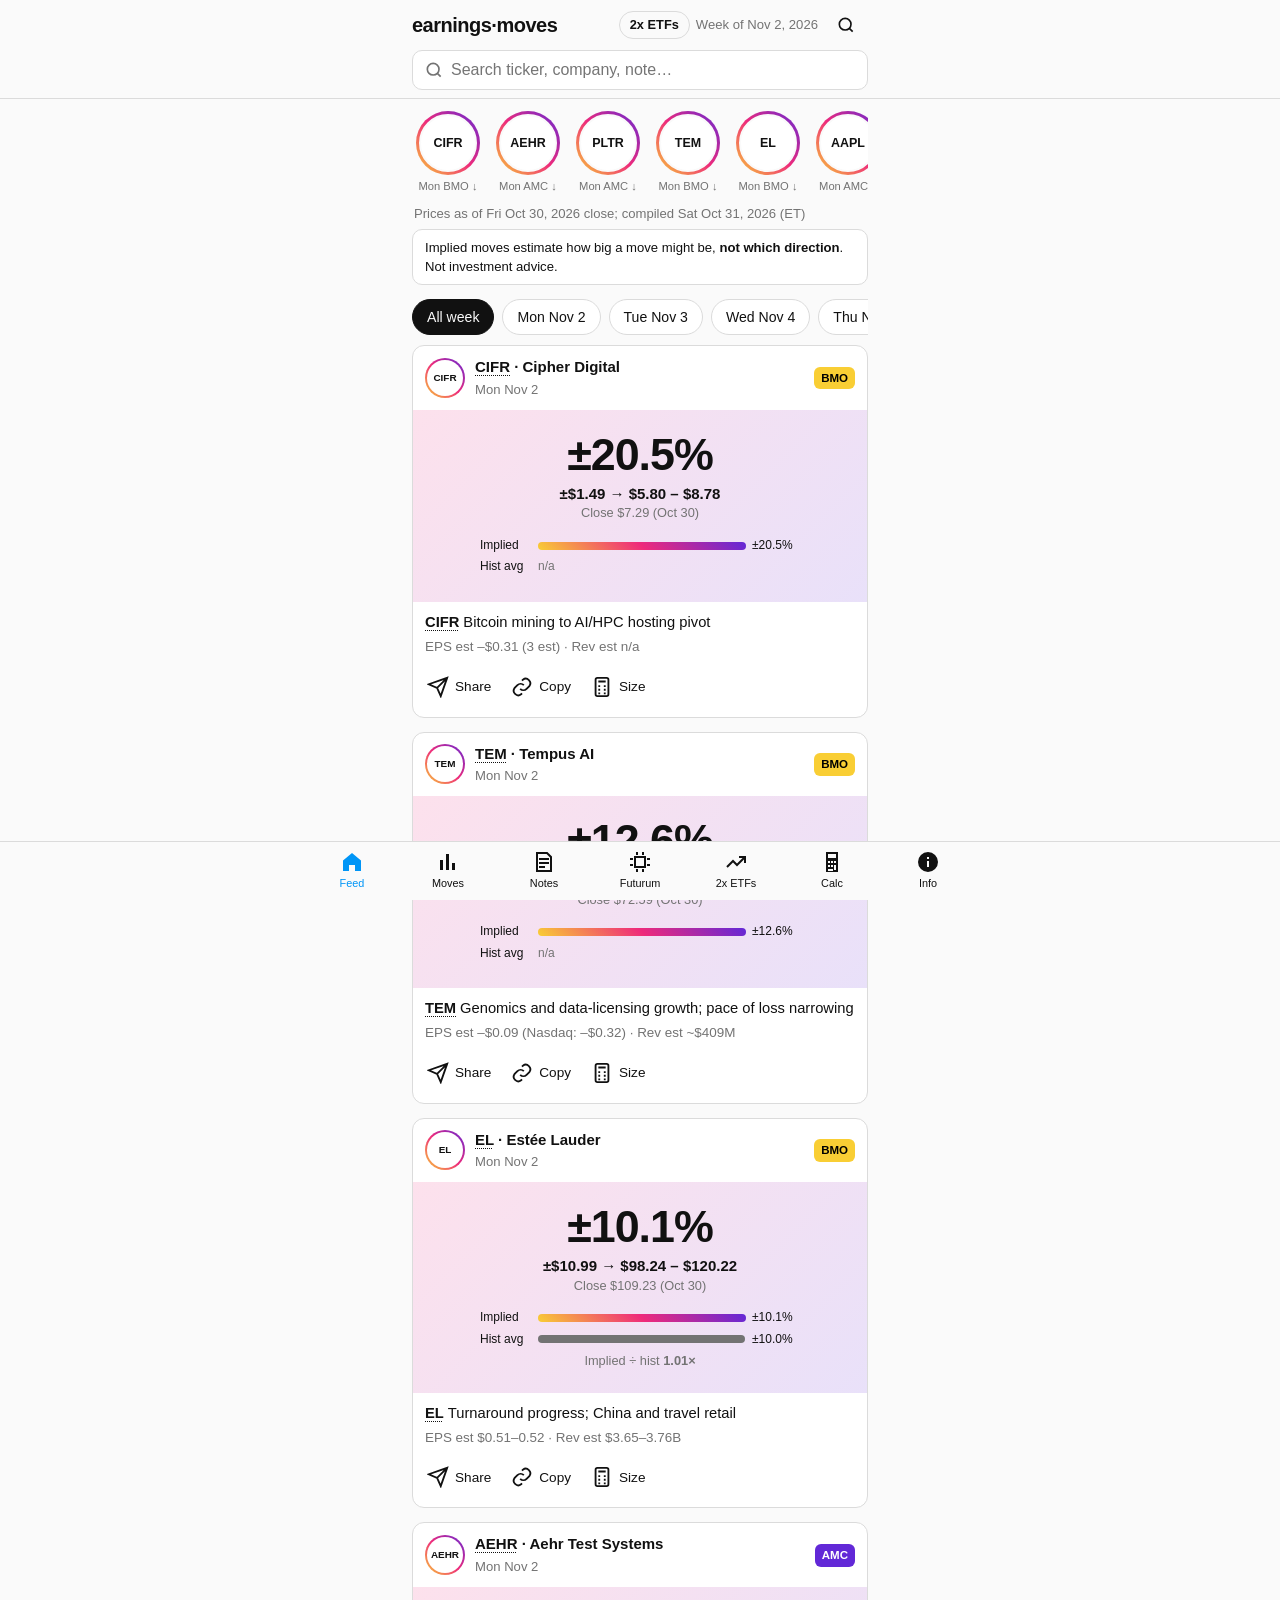
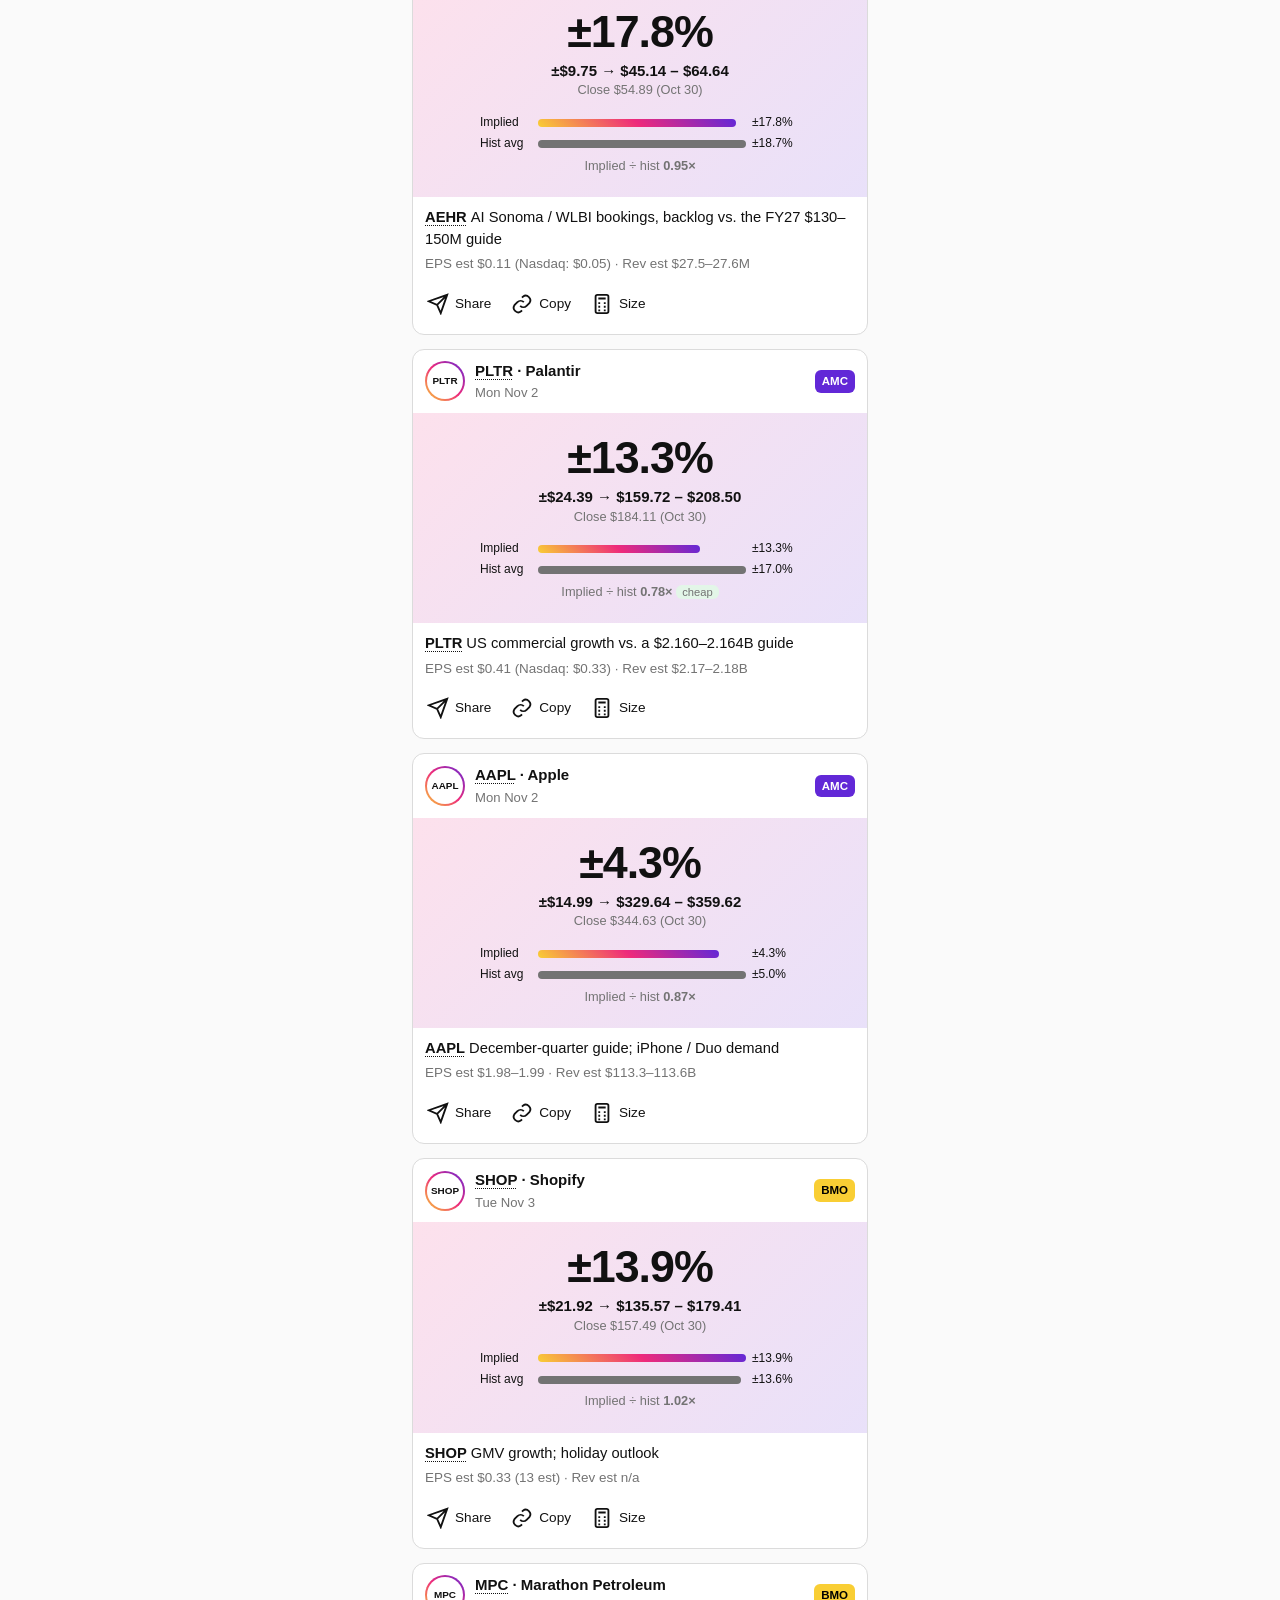
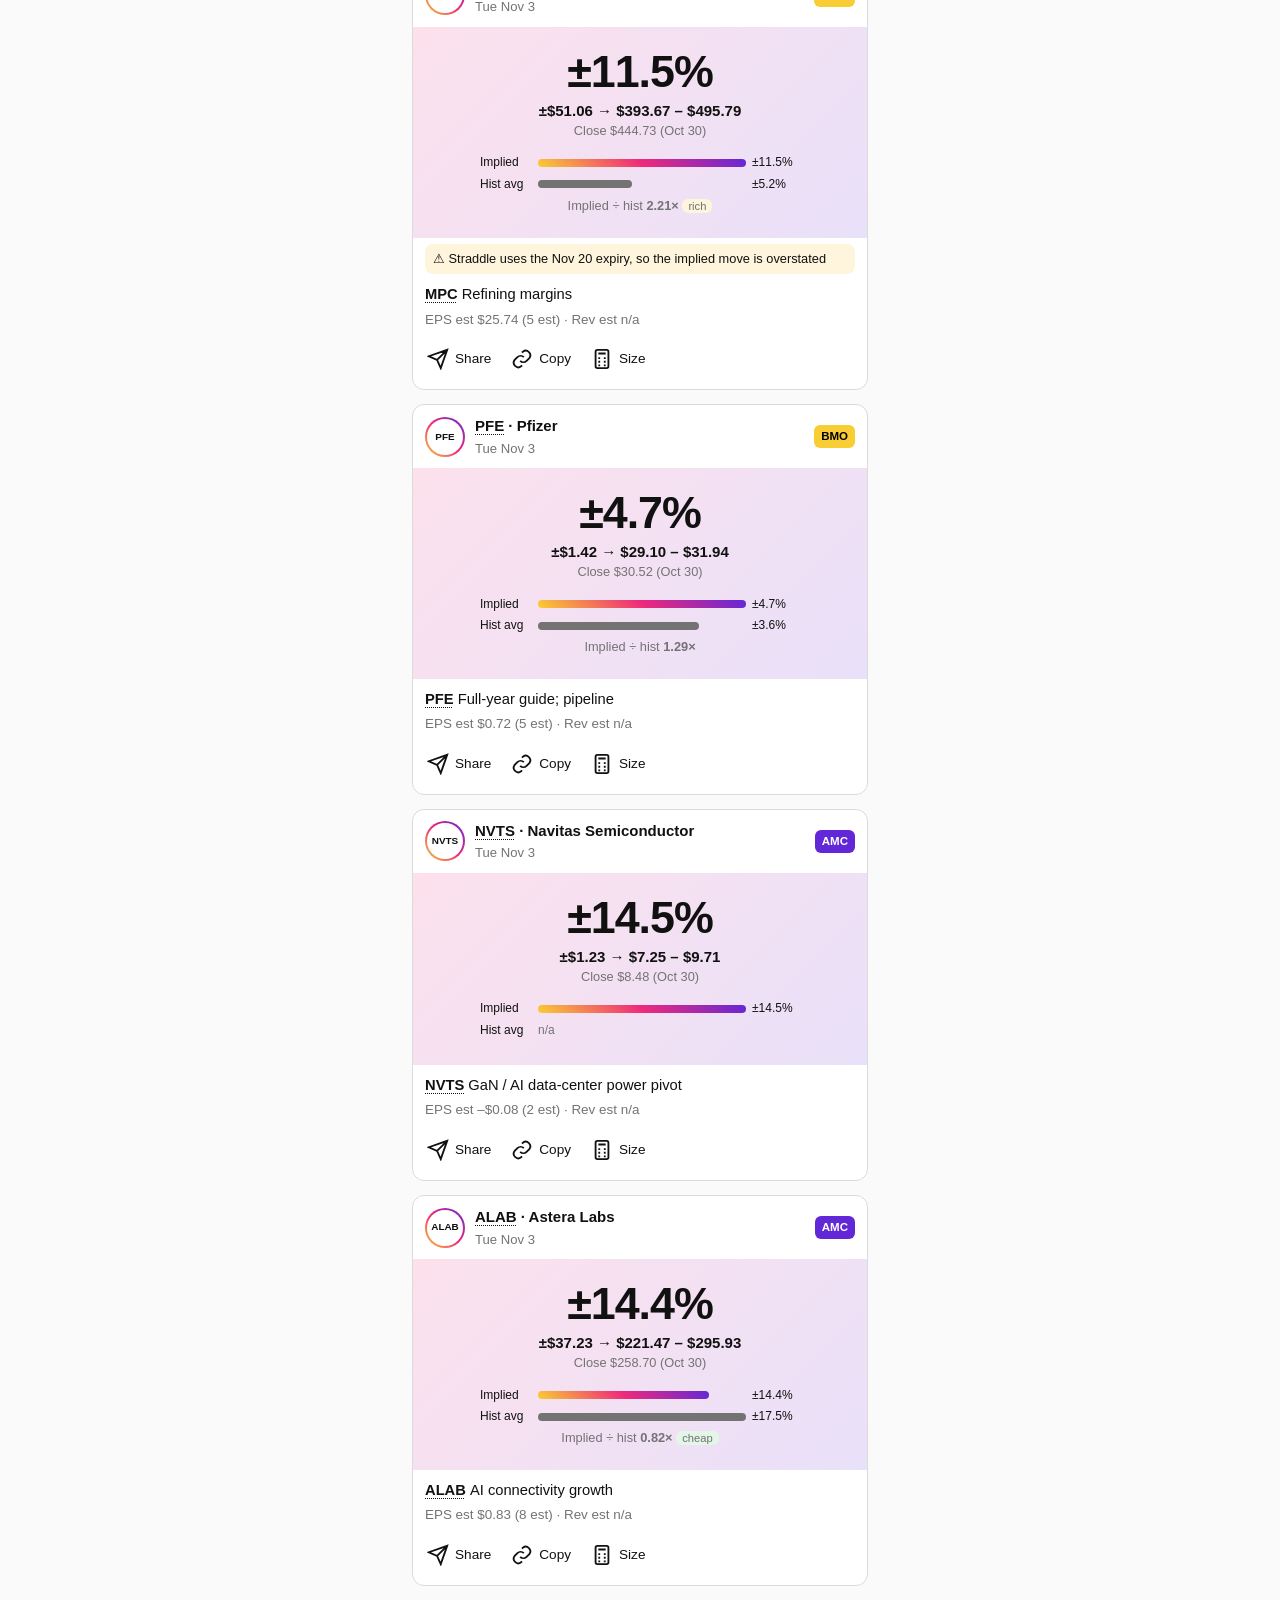
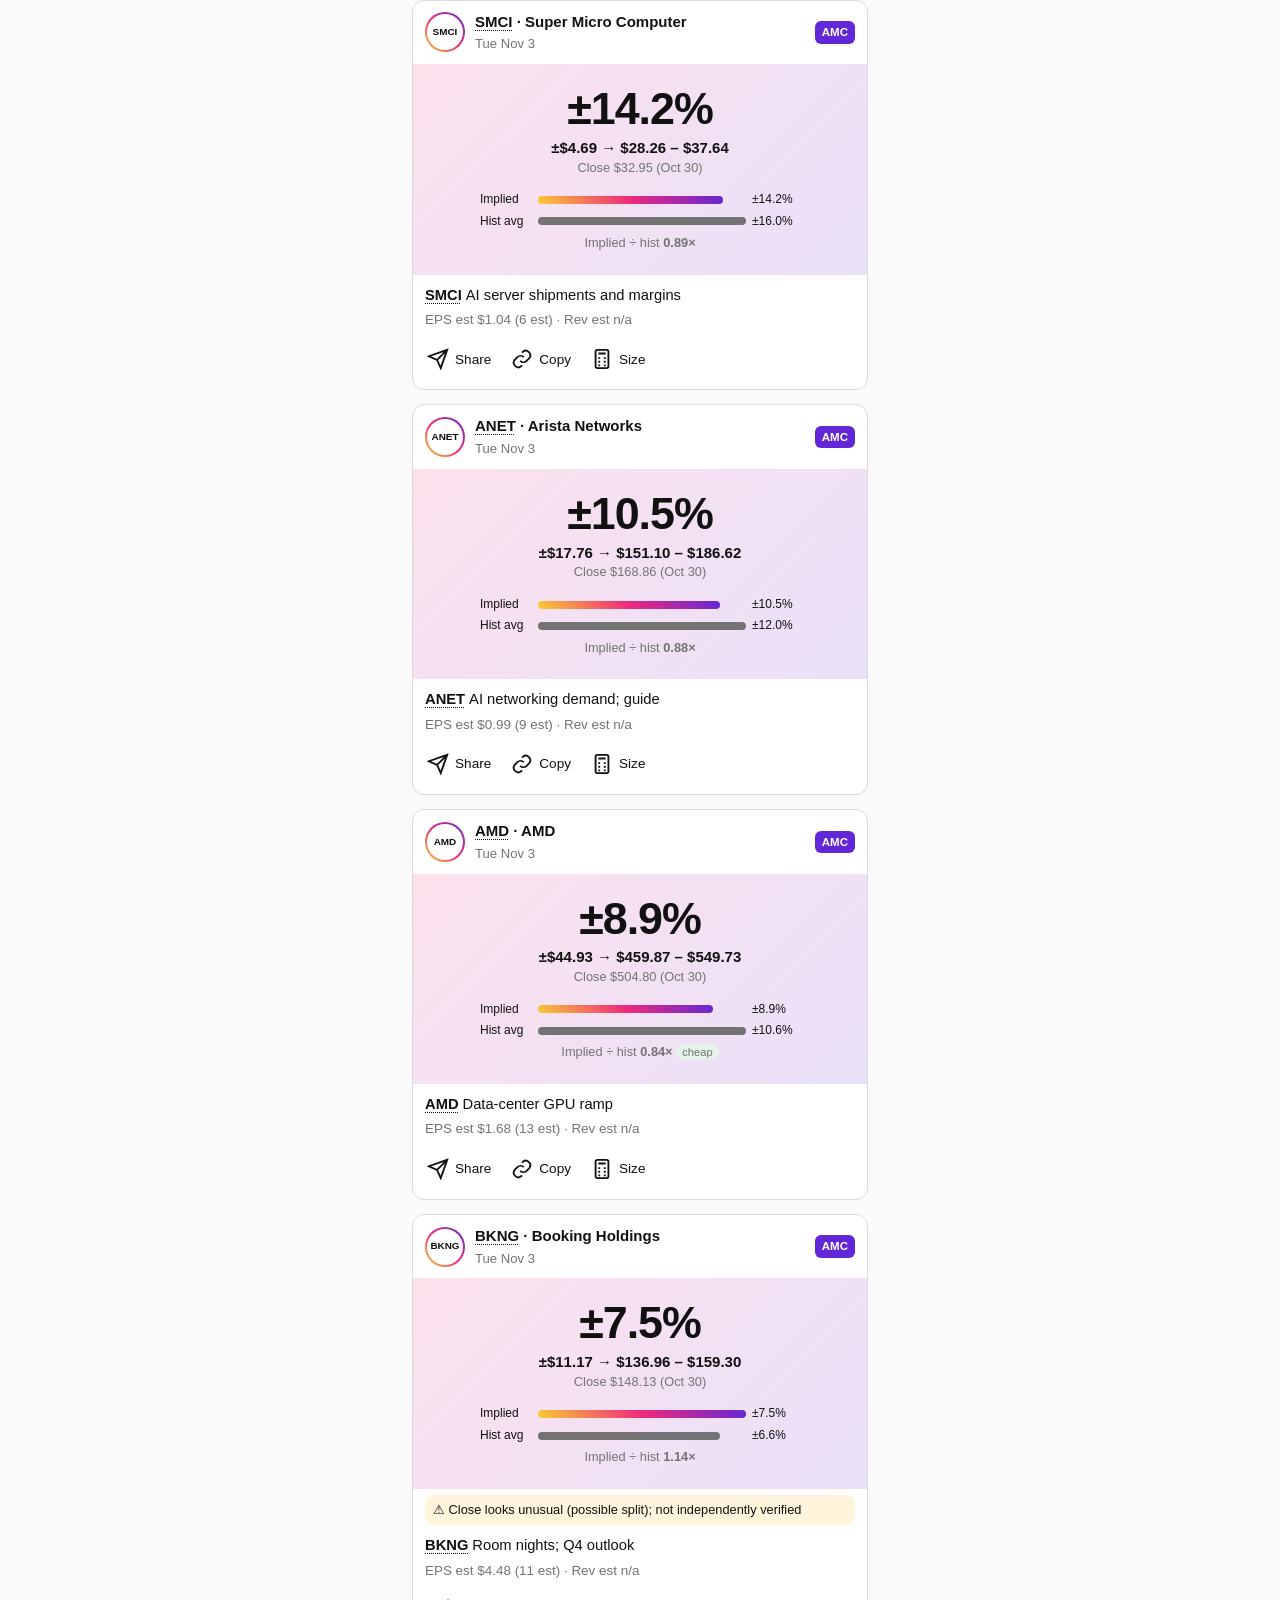
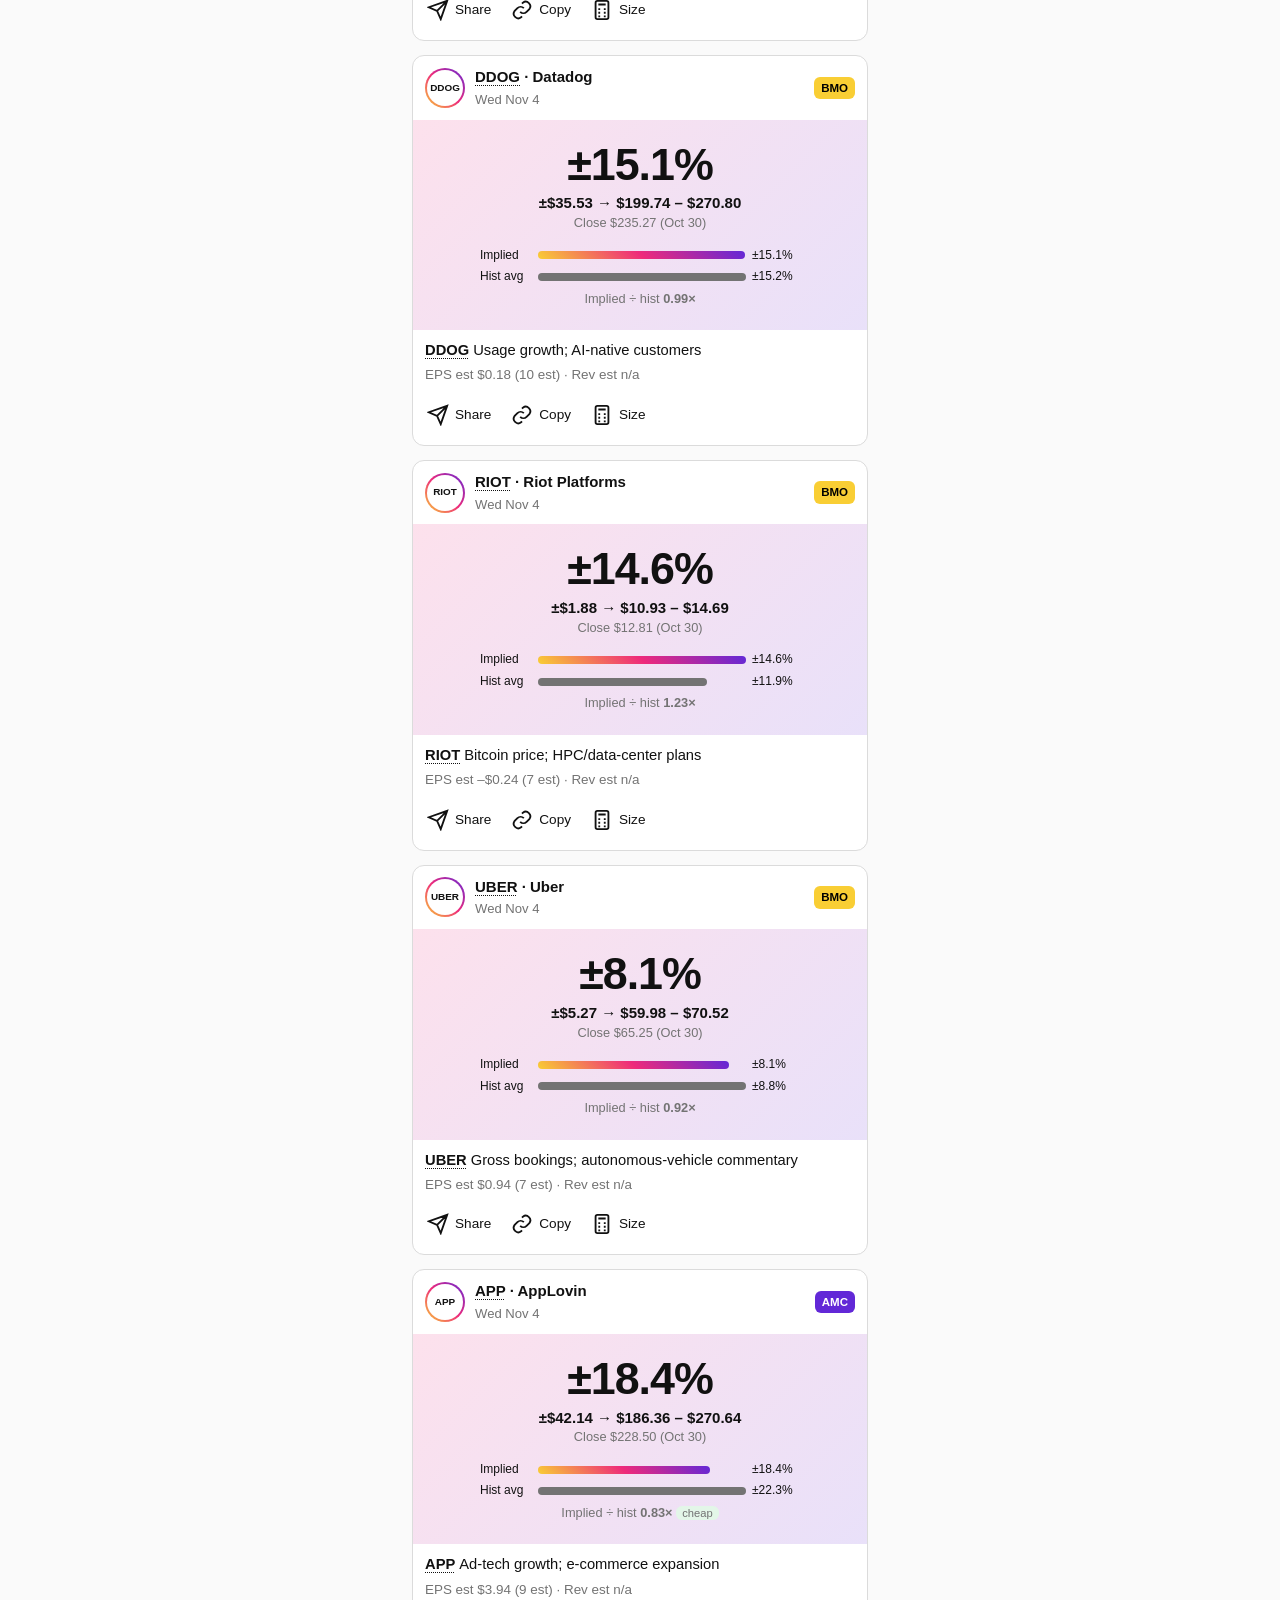
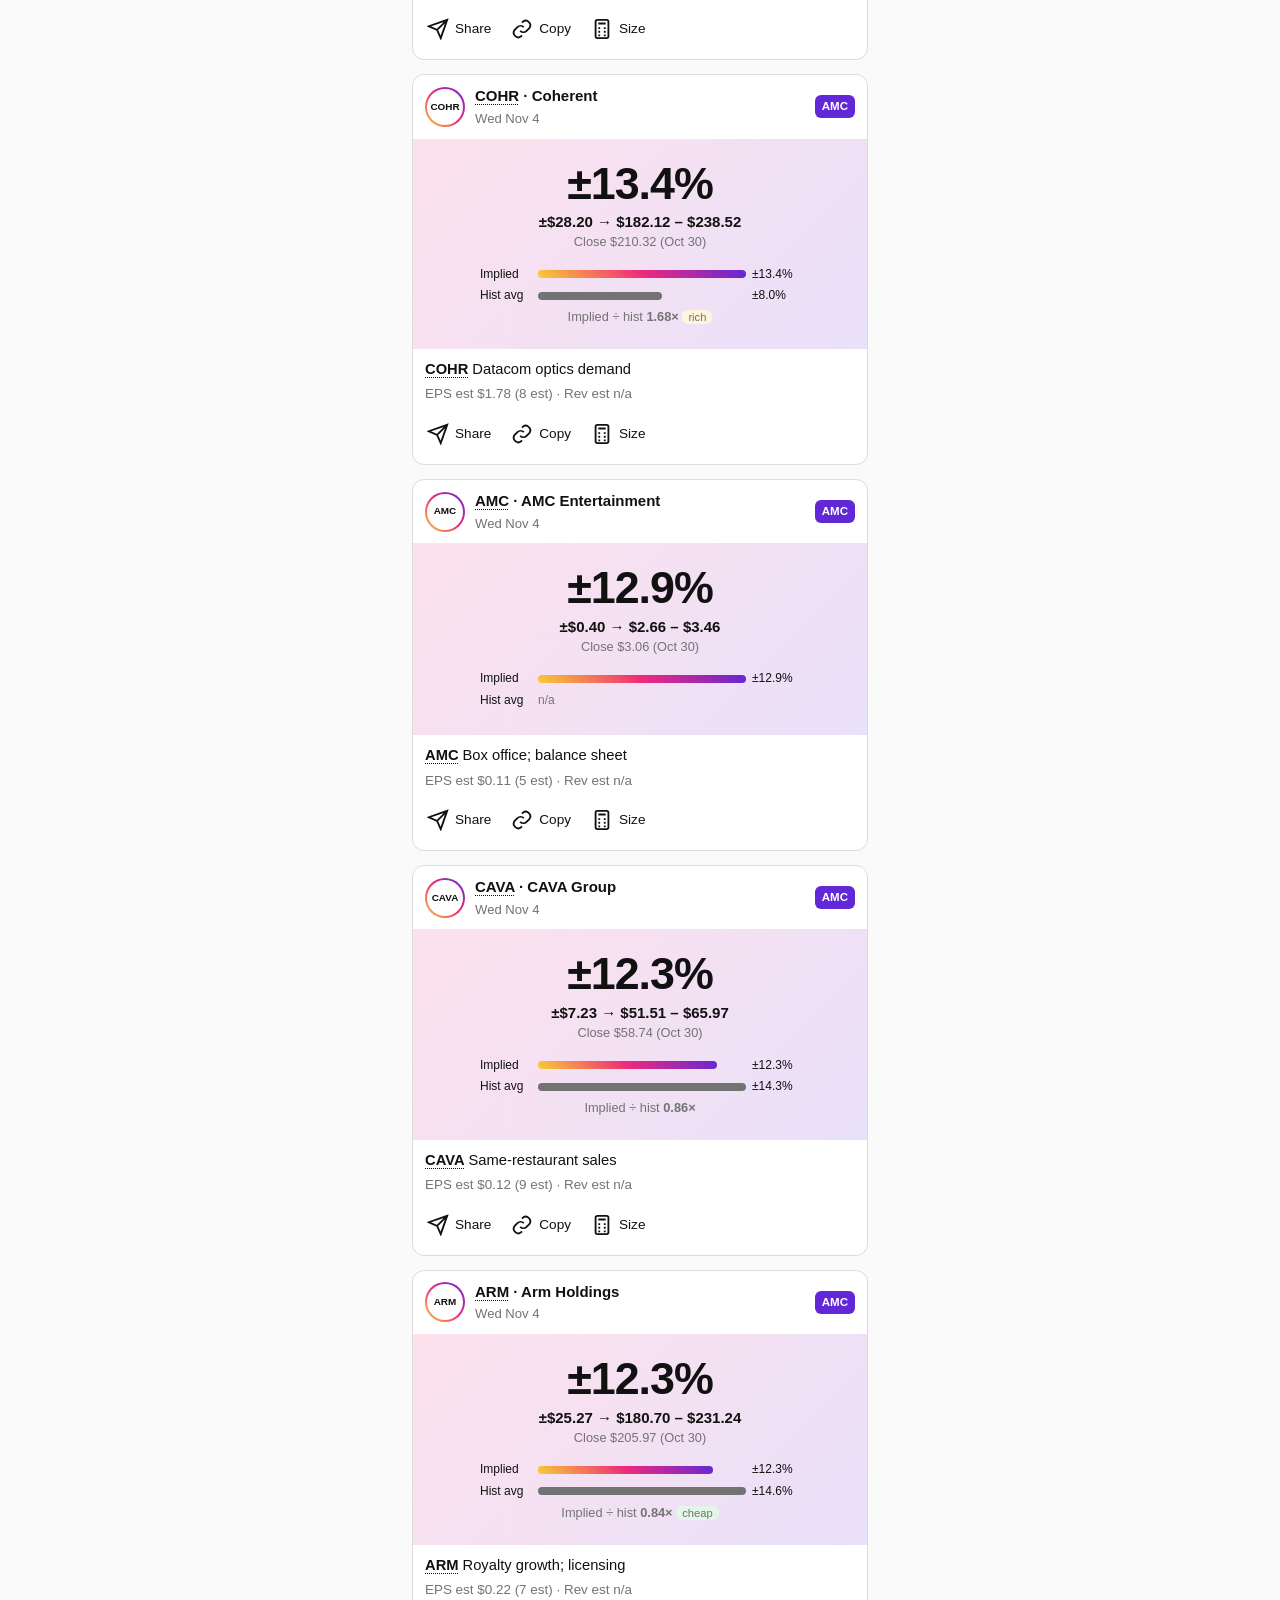
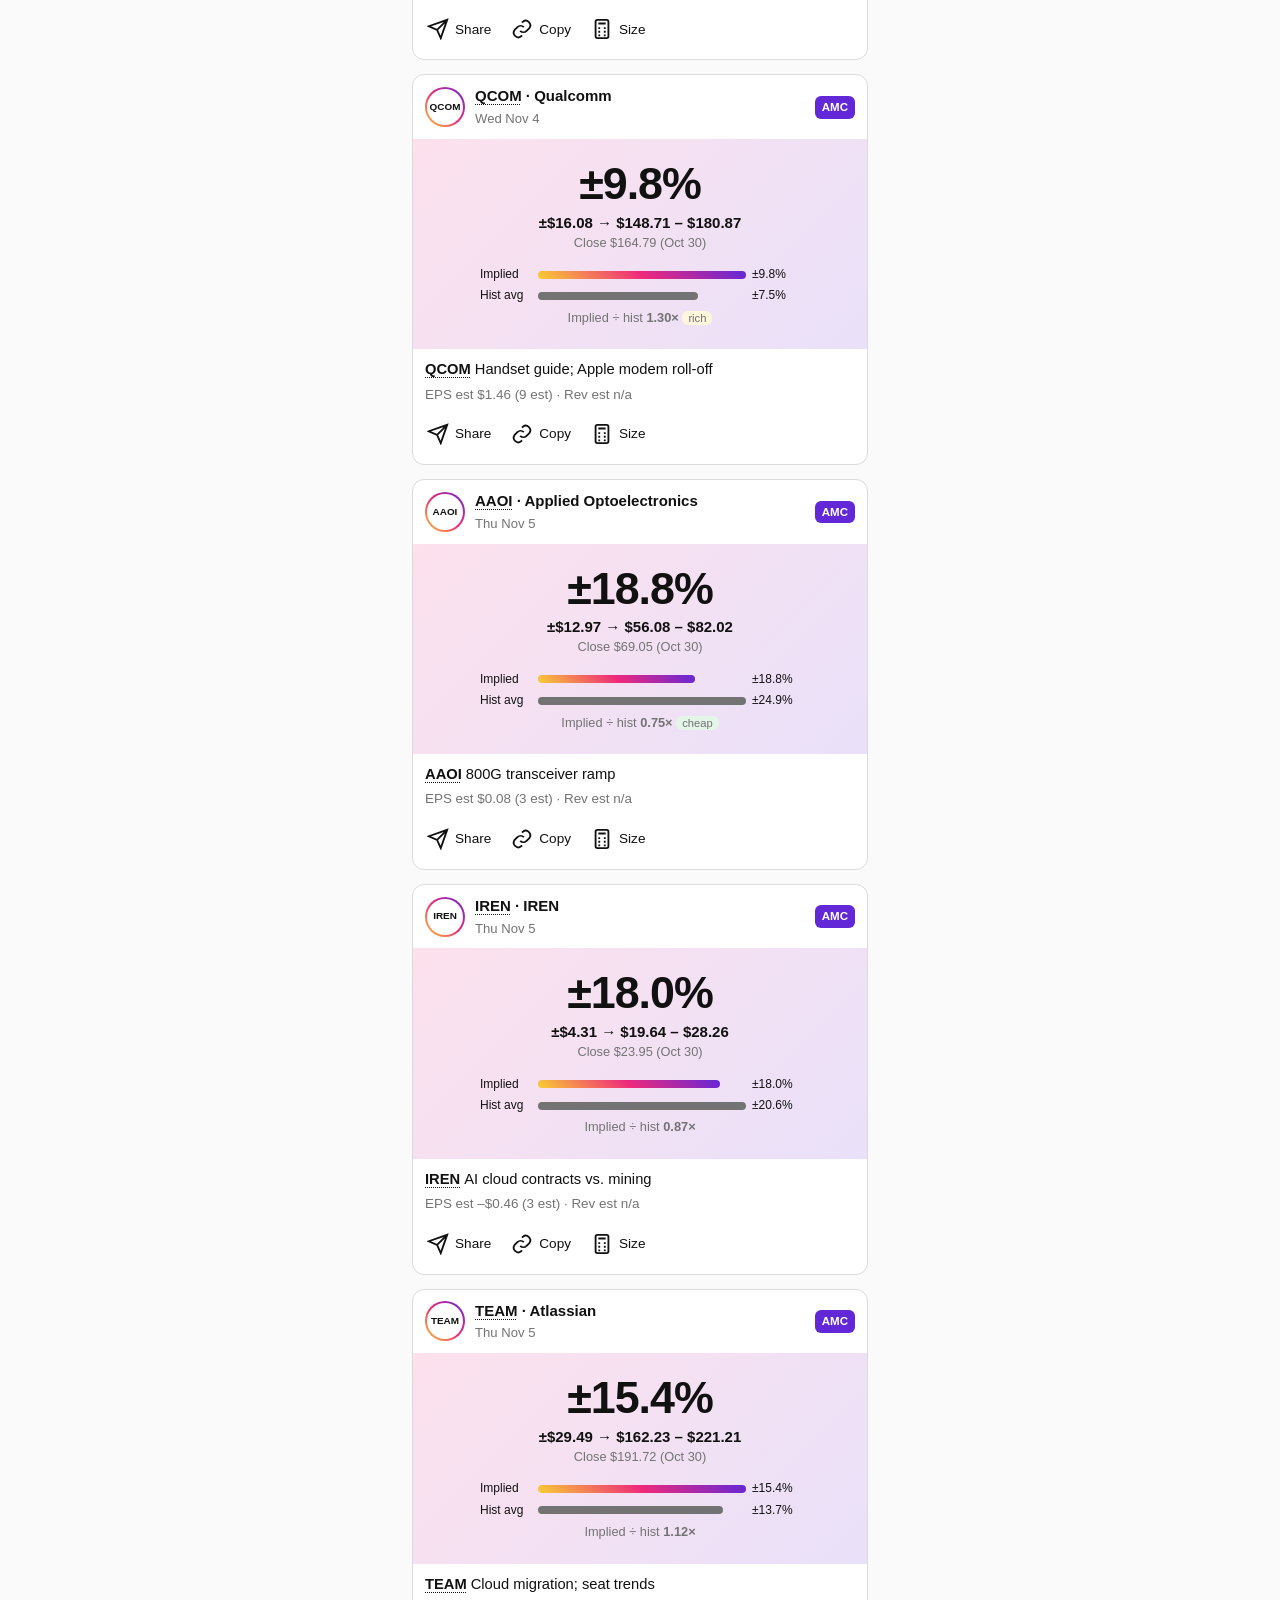
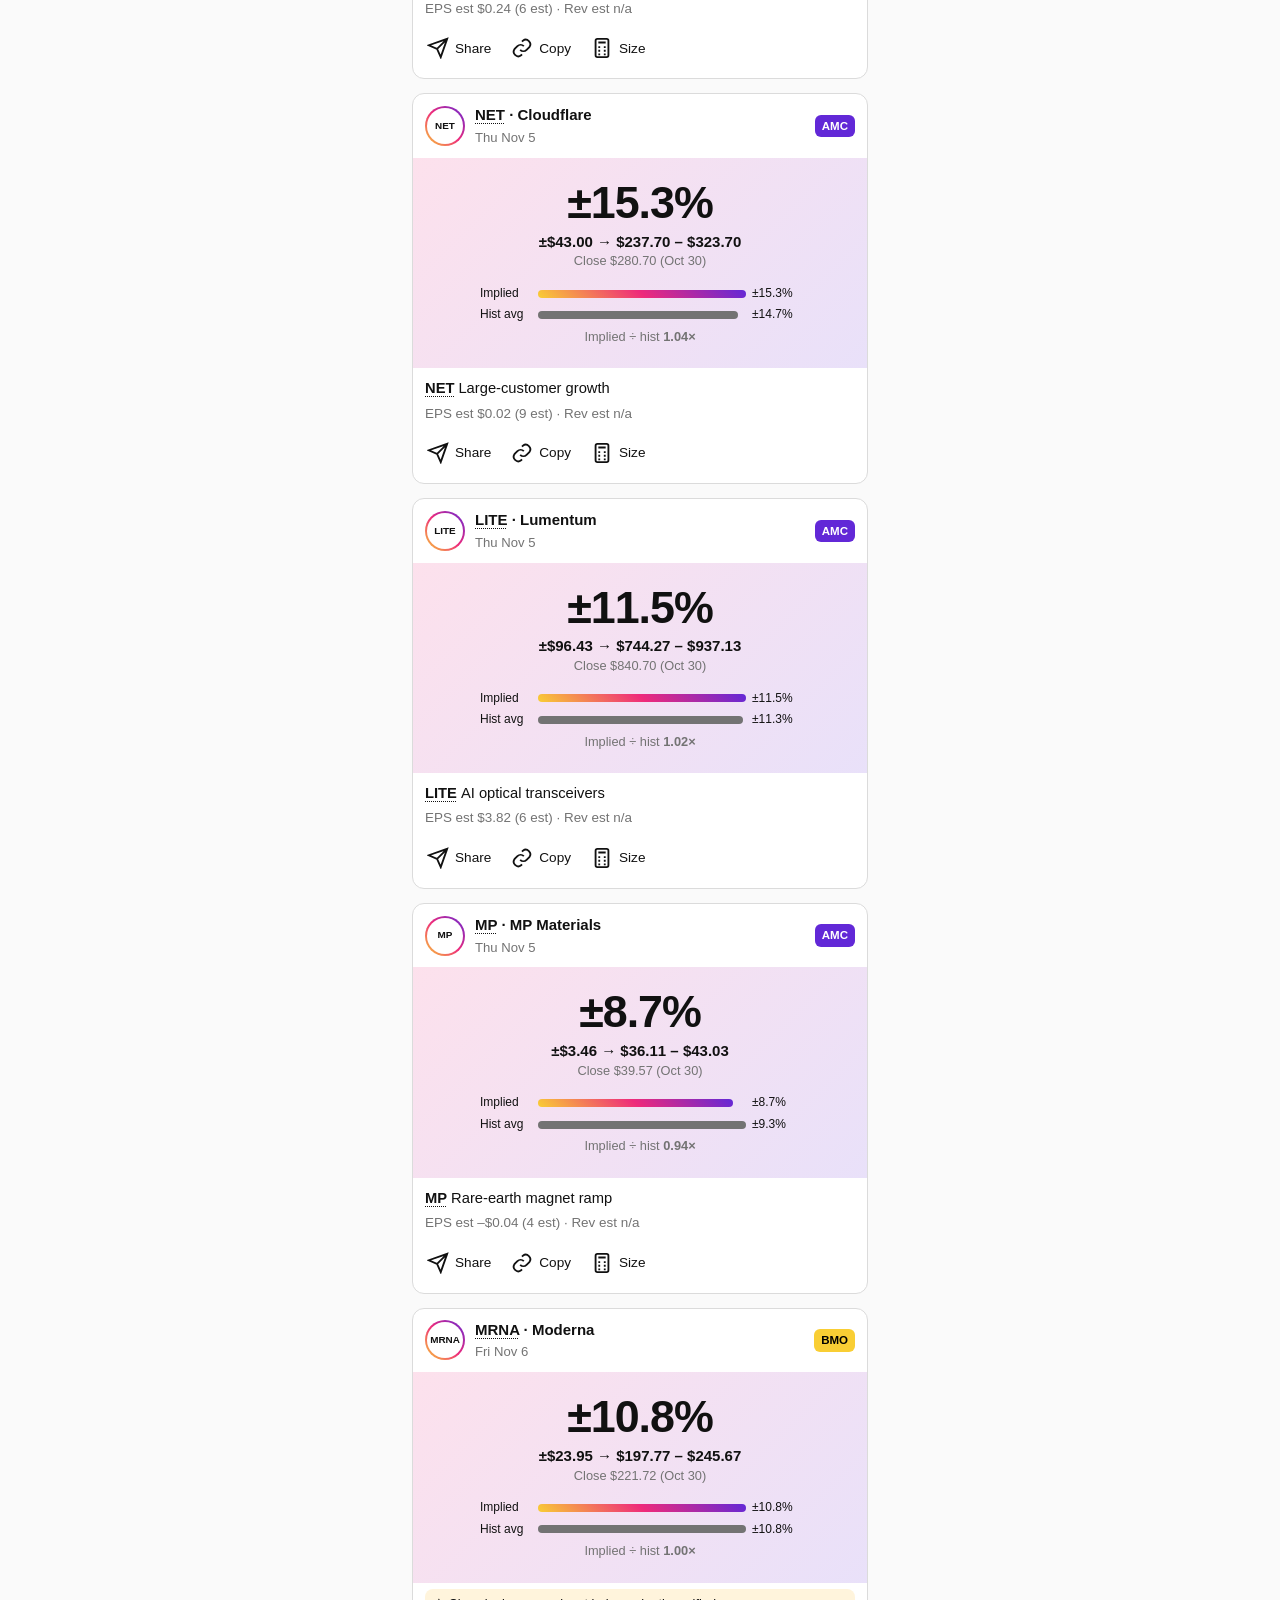
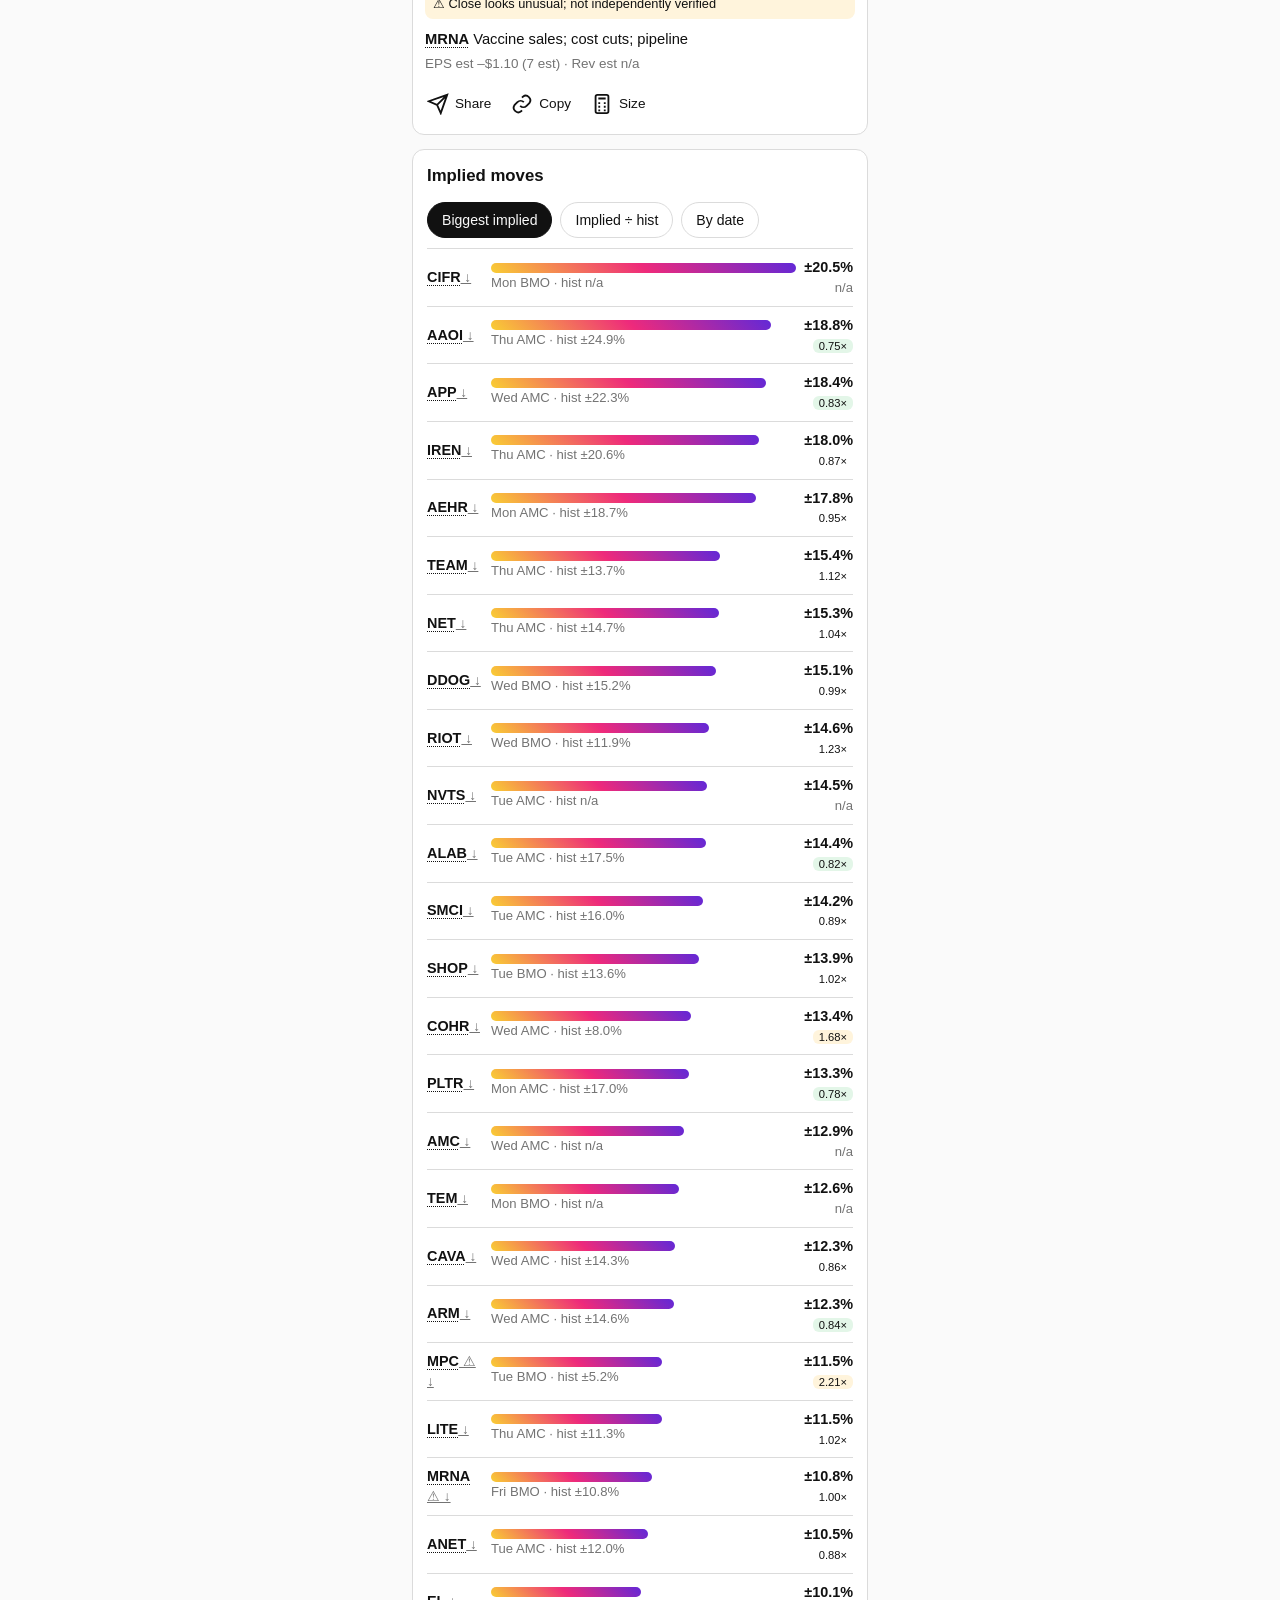
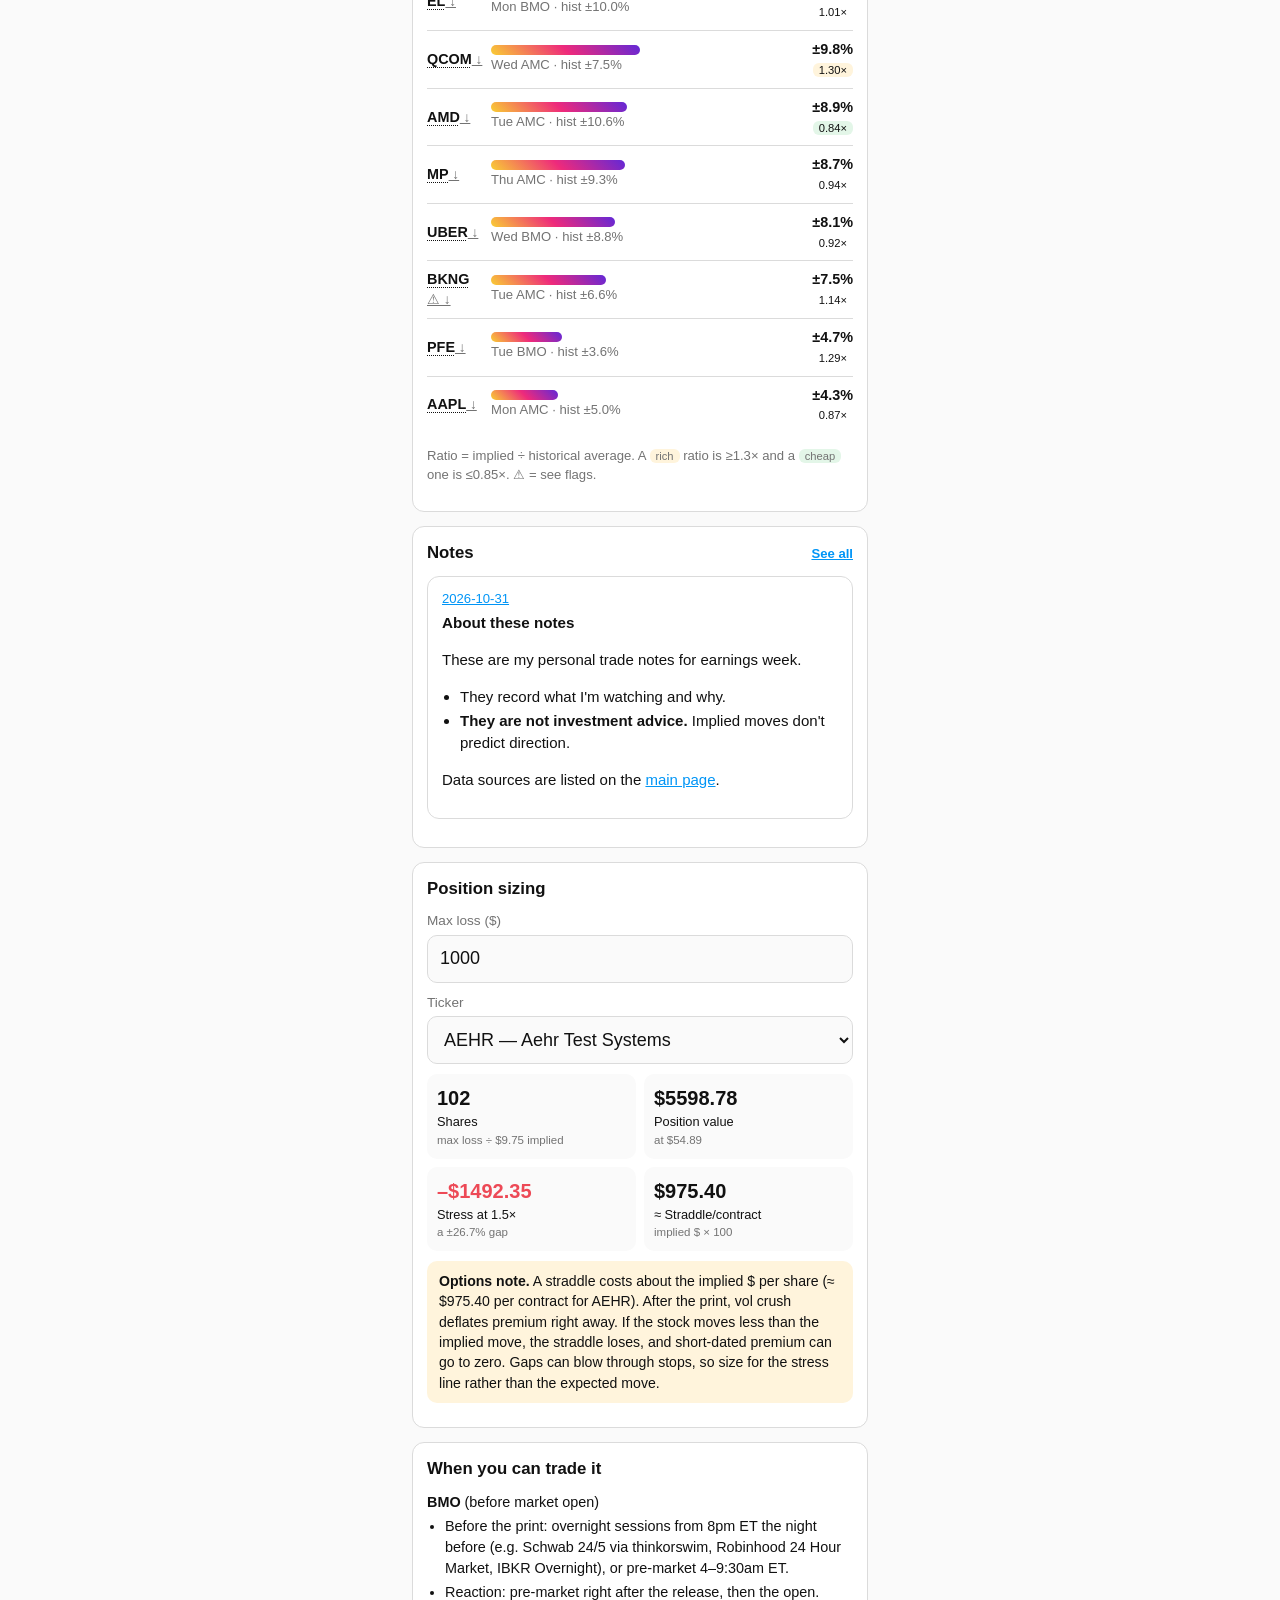
<file: index.html>
<!doctype html><html lang="en"><head><meta charset="utf-8"><meta http-equiv="Cache-Control" content="no-cache"><meta name="viewport" content="width=device-width,initial-scale=1,viewport-fit=cover">
<meta name="theme-color" content="#000" media="(prefers-color-scheme: dark)"><meta name="theme-color" content="#fff" media="(prefers-color-scheme: light)">
<title>Earnings Trades & Implied Moves</title><link rel="icon" href="data:,"><link rel="stylesheet" href="style.css?v=202611021155"></head><body>
<header class="top"><div class="wrap"><a href="#" class="logo" id="logo" style="color:inherit;text-decoration:none">earnings·moves</a><span class="hr"><a href="etf2x.html" class="toptab">2x ETFs</a><span class="muted small" id="week"></span><button id="qbtn" class="qbtn" aria-label="Search"><svg viewBox="0 0 24 24"><circle cx="11" cy="11" r="7"/><path d="m20 20-4-4"/></svg></button></span></div><div class="wrap sbar"><svg viewBox="0 0 24 24"><circle cx="11" cy="11" r="7"/><path d="m20 20-4-4"/></svg><input id="q" type="search" placeholder="Search ticker, company, note…" autocomplete="off" enterkeyhint="search" aria-label="Search"><button id="qclear" type="button" aria-label="Clear search" hidden>×</button></div></header>
<main class="wrap">
<p id="qcount" class="muted small qcount" hidden></p><div id="qnone" class="card none" hidden><b>No matches</b><p class="muted small">Nothing matches your search<span id="qday"></span>.</p><button class="chip" onclick="clearSearch()">Clear search</button></div>
<div class="stories" id="stories" aria-label="Upcoming reporters"></div>
<p class="asof muted small" id="asof"></p>
<div class="disc small">Implied moves estimate how big a move might be, <b>not which direction</b>. Not investment advice.</div>

<section id="feed"><div class="chips" id="dayChips"></div><div id="posts"></div></section>

<section id="moves" class="card"><h2>Implied moves</h2>
<div class="chips" id="sortChips"></div><div id="moveList"></div>
<p class="muted small">Ratio = implied ÷ historical average. A <span class="pill rich">rich</span> ratio is ≥1.3× and a <span class="pill cheap">cheap</span> one is ≤0.85×. ⚠ = see flags.</p></section>

<section id="notes" class="card"><h2>Notes <a class="small" href="notes.html">See all</a></h2><div id="notesList"></div></section>

<section id="calc" class="card"><h2>Position sizing</h2>
<label class="fld">Max loss ($)<input id="loss" type="number" inputmode="decimal" value="1000" min="0"></label>
<label class="fld">Ticker<select id="tk"></select></label>
<div class="metrics" id="metrics"></div><div class="callout warn" id="optnote"></div></section>

<section id="info">
<div class="card"><h2>When you can trade it</h2>
<div class="kv"><b>BMO</b> (before market open)<ul><li>Before the print: overnight sessions from 8pm ET the night before (e.g. Schwab 24/5 via thinkorswim, Robinhood 24 Hour Market, IBKR Overnight), or pre-market 4–9:30am ET.</li><li>Reaction: pre-market right after the release, then the open.</li><li><b>No options before the print, since options don't trade overnight or pre-market.</b> Shares only.</li></ul></div>
<div class="kv"><b>AMC</b> (after market close)<ul><li>Before the print: regular session 9:30am–4pm ET, plus pre-market and overnight.</li><li>Reaction: after-hours 4–8pm ET, overnight, next pre-market.</li><li>Options: yes, during the regular session.</li></ul></div>
<div class="callout warn"><b>Execution.</b> Extended and overnight sessions take limit orders only, with thin liquidity, wide spreads, and quotes that can jump. Check that your broker and account type allow single stocks, options, and extended-hours trading; some retirement accounts don't.</div></div>
<div class="card" id="aehr"><h2>AEHR deep dive · Mon AMC</h2><div class="metrics" id="aehrM"></div><h3>Scorecard</h3><div id="score"></div><p id="aehrSetup"></p>
<h3>Valuation view</h3><dl id="val"></dl><div class="callout bad"><b>Risks.</b> <span id="risks"></span></div></div>
<div class="card" id="flagsCard"><h2>Flags</h2><ul id="flags"></ul>
<p class="muted small">EPS: the Monday names use the consensus gathered earlier (Zacks, MarketBeat, company guides), with the Nasdaq figure in brackets where it differs. The Tue–Fri names use the Nasdaq consensus shown on EarningsMoves (estimate count in brackets). Hist avg comes from EarningsWatcher (AEHR's from Arbtrage, last 5 reports).</p></div>
<div class="card" id="src"><h2>Sources</h2><ul id="sources"></ul>
<p class="muted small">Not investment advice. Implied moves come from at-the-money straddle mid prices (CBOE delayed data, Oct 30) and do not predict direction. Data may contain errors; verify before trading.</p></div>
</section>
</main>
<nav class="tabs" id="tabs">
<a href="#feed"><svg viewBox="0 0 24 24"><path d="M3 10.5 12 3l9 7.5V21h-6v-6H9v6H3z"/></svg>Feed</a>
<a href="#moves"><svg viewBox="0 0 24 24"><path d="M4 20V10h3v10zm6 0V4h3v16zm6 0v-7h3v7z"/></svg>Moves</a>
<a href="#notes"><svg viewBox="0 0 24 24"><path d="M5 3h10l4 4v14H5zm2 6h10M7 13h10M7 17h6" fill="none" stroke="currentColor" stroke-width="2"/></svg>Notes</a>
<a href="futurum.html"><svg viewBox="0 0 24 24"><path d="M7 7h10v10H7zM9 2v3m6-3v3M9 19v3m6-3v3M2 9h3m-3 6h3m14-6h3m-3 6h3" fill="none" stroke="currentColor" stroke-width="2"/></svg>Futurum</a><a href="etf2x.html"><svg viewBox="0 0 24 24"><path d="M3 17l6-6 4 4 8-8M15 7h6v6" fill="none" stroke="currentColor" stroke-width="2"/></svg>2x ETFs</a><a href="#calc"><svg viewBox="0 0 24 24"><path d="M6 2h12v20H6zM8 4v4h8V4zm0 7v2h2v-2zm3 0v2h2v-2zm3 0v2h2v-2zm-6 4v2h2v-2zm3 0v2h2v-2zm3 0v5h2v-5zm-6 4v2h5v-2z"/></svg>Calc</a>
<a href="#info"><svg viewBox="0 0 24 24"><path d="M12 2a10 10 0 1 0 0 20 10 10 0 0 0 0-20zm1 15h-2v-6h2zm0-8h-2V7h2z"/></svg>Info</a>
</nav><button id="totop" class="totop" aria-label="Back to top" hidden>↑</button>
<div id="toast" class="toast" role="status"></div>
<script src="notes.js?v=202611021145"></script><script src="search.js?v=202611021145"></script><script src="app.js?v=202611021145"></script><script>renderNotes(document.getElementById("notesList"),5)</script></body></html>
</file>
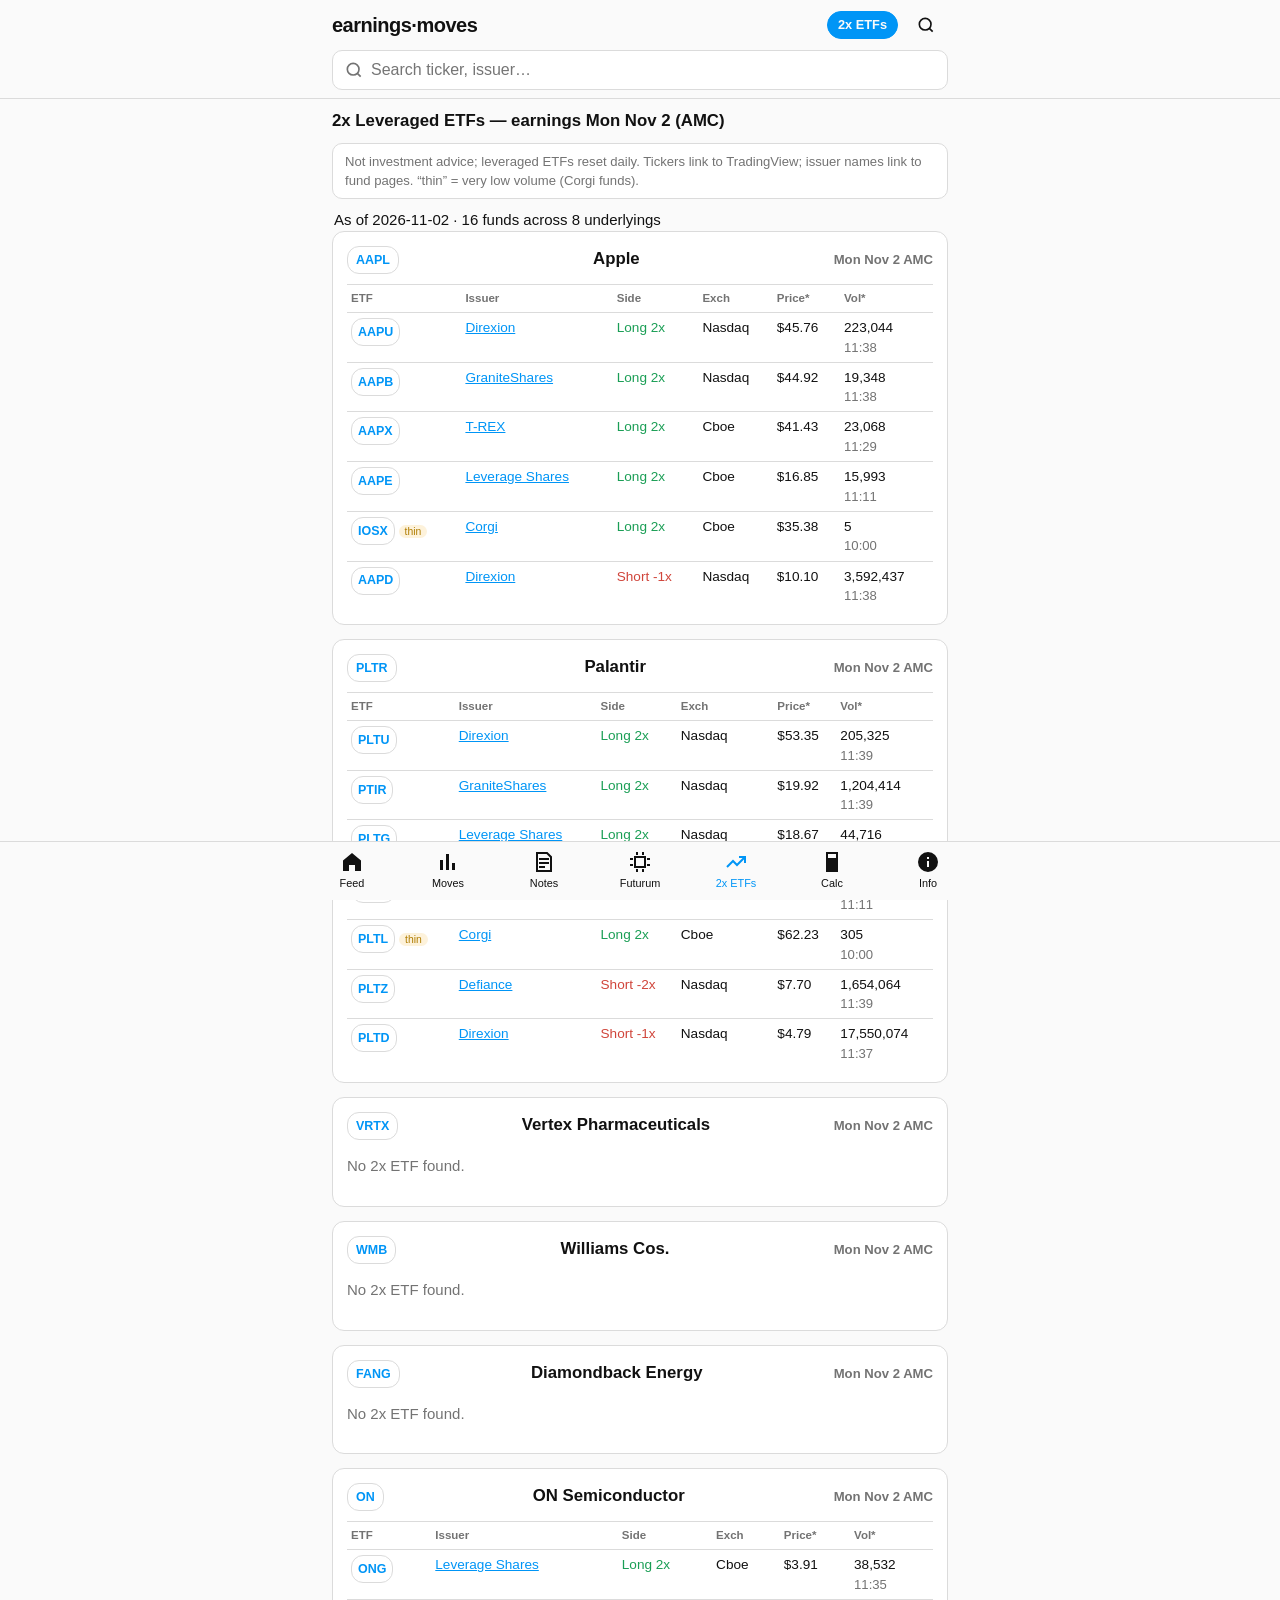
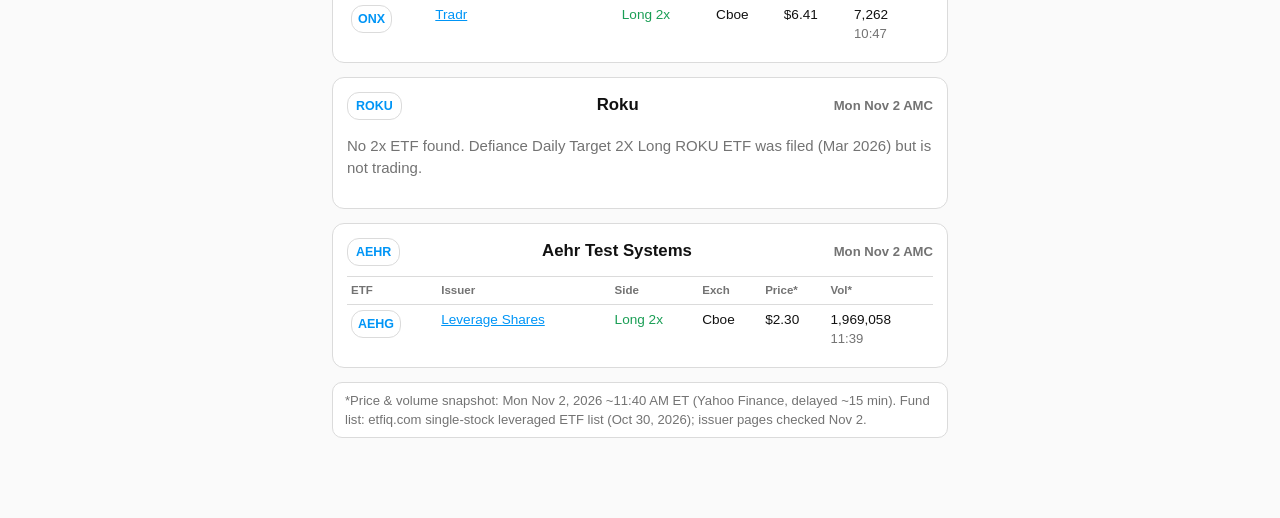
<file: etf2x.html>
<!doctype html><html lang="en"><head><meta charset="utf-8"><meta http-equiv="Cache-Control" content="no-cache"><meta name="viewport" content="width=device-width,initial-scale=1,viewport-fit=cover">
<title>2x ETFs — Earnings Trades & Implied Moves</title><link rel="icon" href="data:,"><link rel="stylesheet" href="style.css?v=202611021155"></head><body class="etf2x">
<header class="top"><div class="wrap"><a href="index.html" class="logo" style="color:inherit;text-decoration:none">earnings·moves</a><span class="hr"><a href="etf2x.html" class="toptab on">2x ETFs</a><button id="qbtn" class="qbtn" aria-label="Search"><svg viewBox="0 0 24 24"><circle cx="11" cy="11" r="7"/><path d="m20 20-4-4"/></svg></button></span></div><div class="wrap sbar"><svg viewBox="0 0 24 24"><circle cx="11" cy="11" r="7"/><path d="m20 20-4-4"/></svg><input id="q" type="search" placeholder="Search ticker, issuer…" autocomplete="off" enterkeyhint="search" aria-label="Search"><button id="qclear" type="button" aria-label="Clear search" hidden>×</button></div></header>
<main class="wrap"><h2 style="margin-top:10px">2x Leveraged ETFs — earnings Mon Nov 2 (AMC)</h2><p class="disc small muted">Not investment advice; leveraged ETFs reset daily. Tickers link to TradingView; issuer names link to fund pages. “thin” = very low volume (Corgi funds).</p><p id="ecount" class="qcount"></p><div id="el"></div><p id="esnap" class="disc small muted"></p></main>
<nav class="tabs"><a href="index.html"><svg viewBox="0 0 24 24"><path d="M3 10.5 12 3l9 7.5V21h-6v-6H9v6H3z"/></svg>Feed</a><a href="index.html#moves"><svg viewBox="0 0 24 24"><path d="M4 20V10h3v10zm6 0V4h3v16zm6 0v-7h3v7z"/></svg>Moves</a><a href="notes.html"><svg viewBox="0 0 24 24"><path d="M5 3h10l4 4v14H5zm2 6h10M7 13h10M7 17h6" fill="none" stroke="currentColor" stroke-width="2"/></svg>Notes</a><a href="futurum.html"><svg viewBox="0 0 24 24"><path d="M7 7h10v10H7zM9 2v3m6-3v3M9 19v3m6-3v3M2 9h3m-3 6h3m14-6h3m-3 6h3" fill="none" stroke="currentColor" stroke-width="2"/></svg>Futurum</a><a href="etf2x.html" class="on"><svg viewBox="0 0 24 24"><path d="M3 17l6-6 4 4 8-8M15 7h6v6" fill="none" stroke="currentColor" stroke-width="2"/></svg>2x ETFs</a><a href="index.html#calc"><svg viewBox="0 0 24 24"><path d="M6 2h12v20H6zM8 4v4h8V4z"/></svg>Calc</a><a href="index.html#info"><svg viewBox="0 0 24 24"><path d="M12 2a10 10 0 1 0 0 20 10 10 0 0 0 0-20zm1 15h-2v-6h2zm0-8h-2V7h2z"/></svg>Info</a></nav><button id="totop" class="totop" aria-label="Back to top" hidden>↑</button>
<script src="search.js?v=202611021155"></script><script src="etf2x.js?v=202611021155"></script></body></html>
</file>
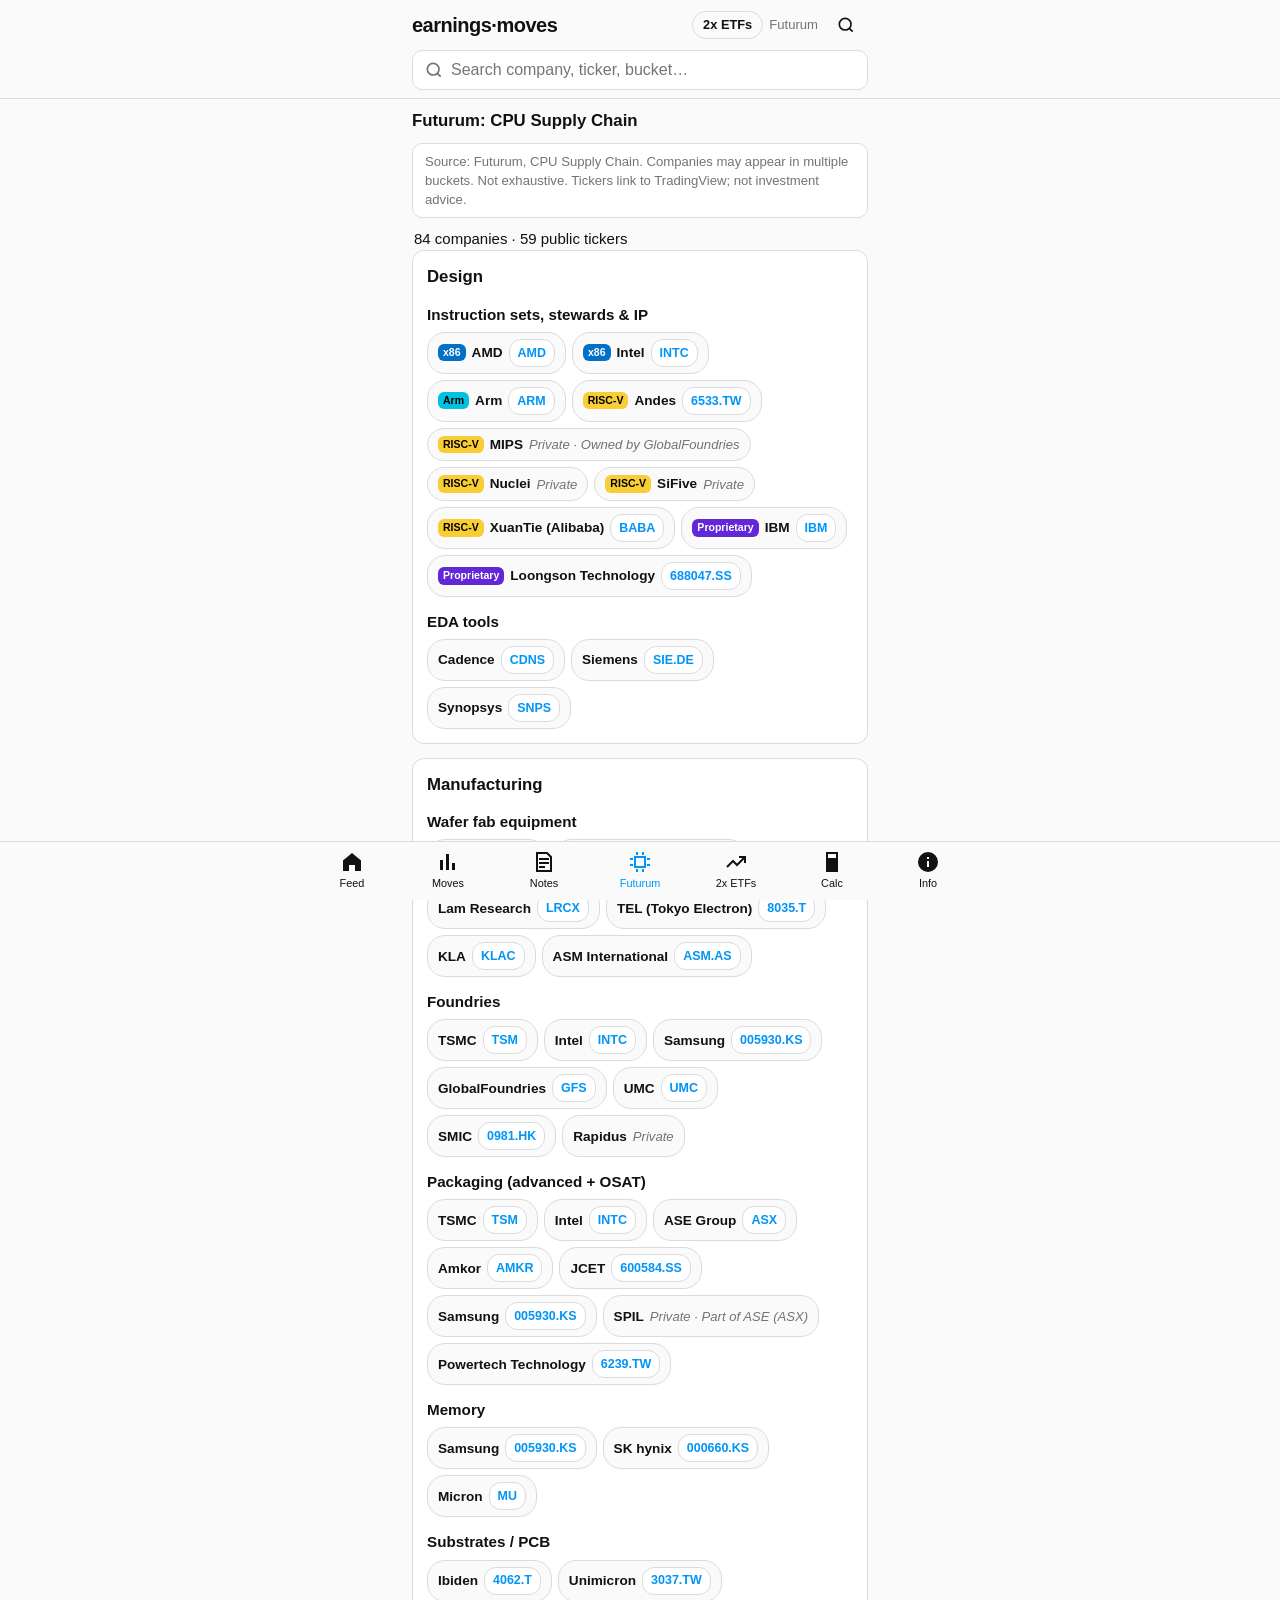
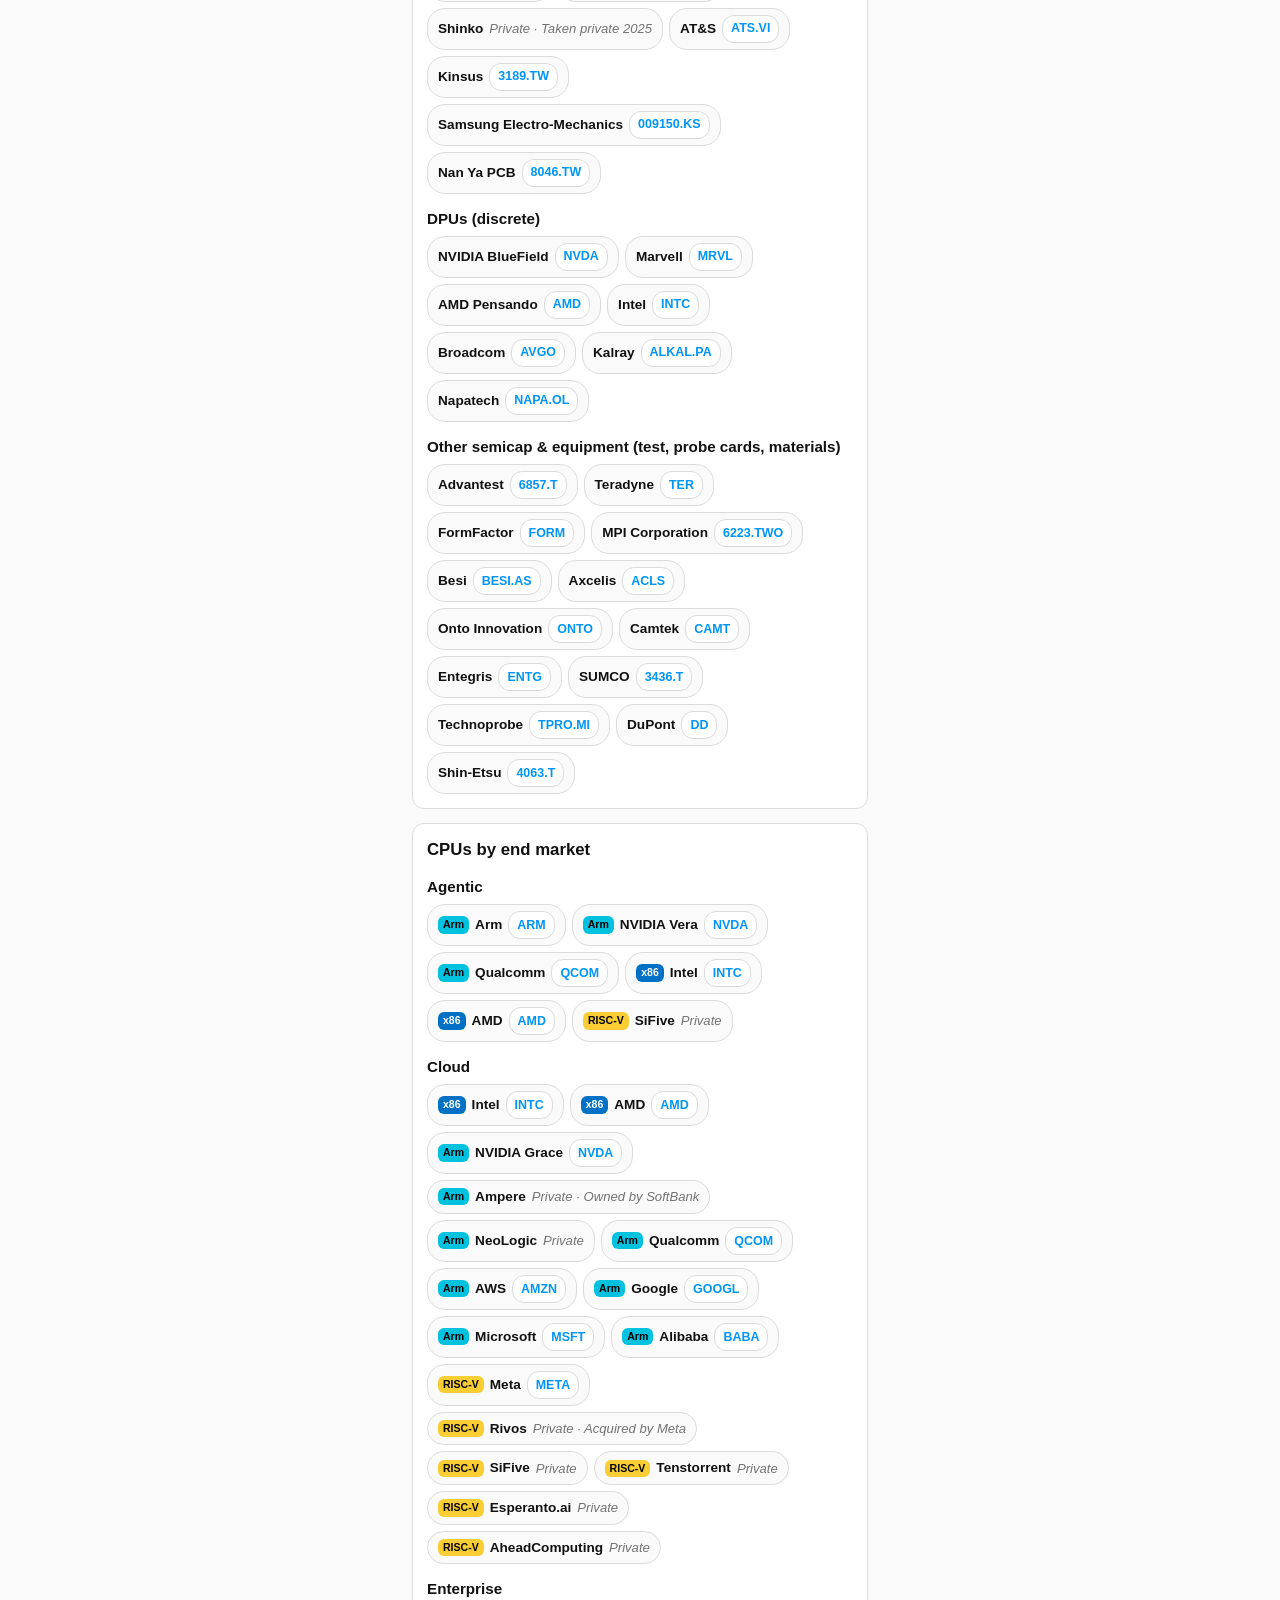
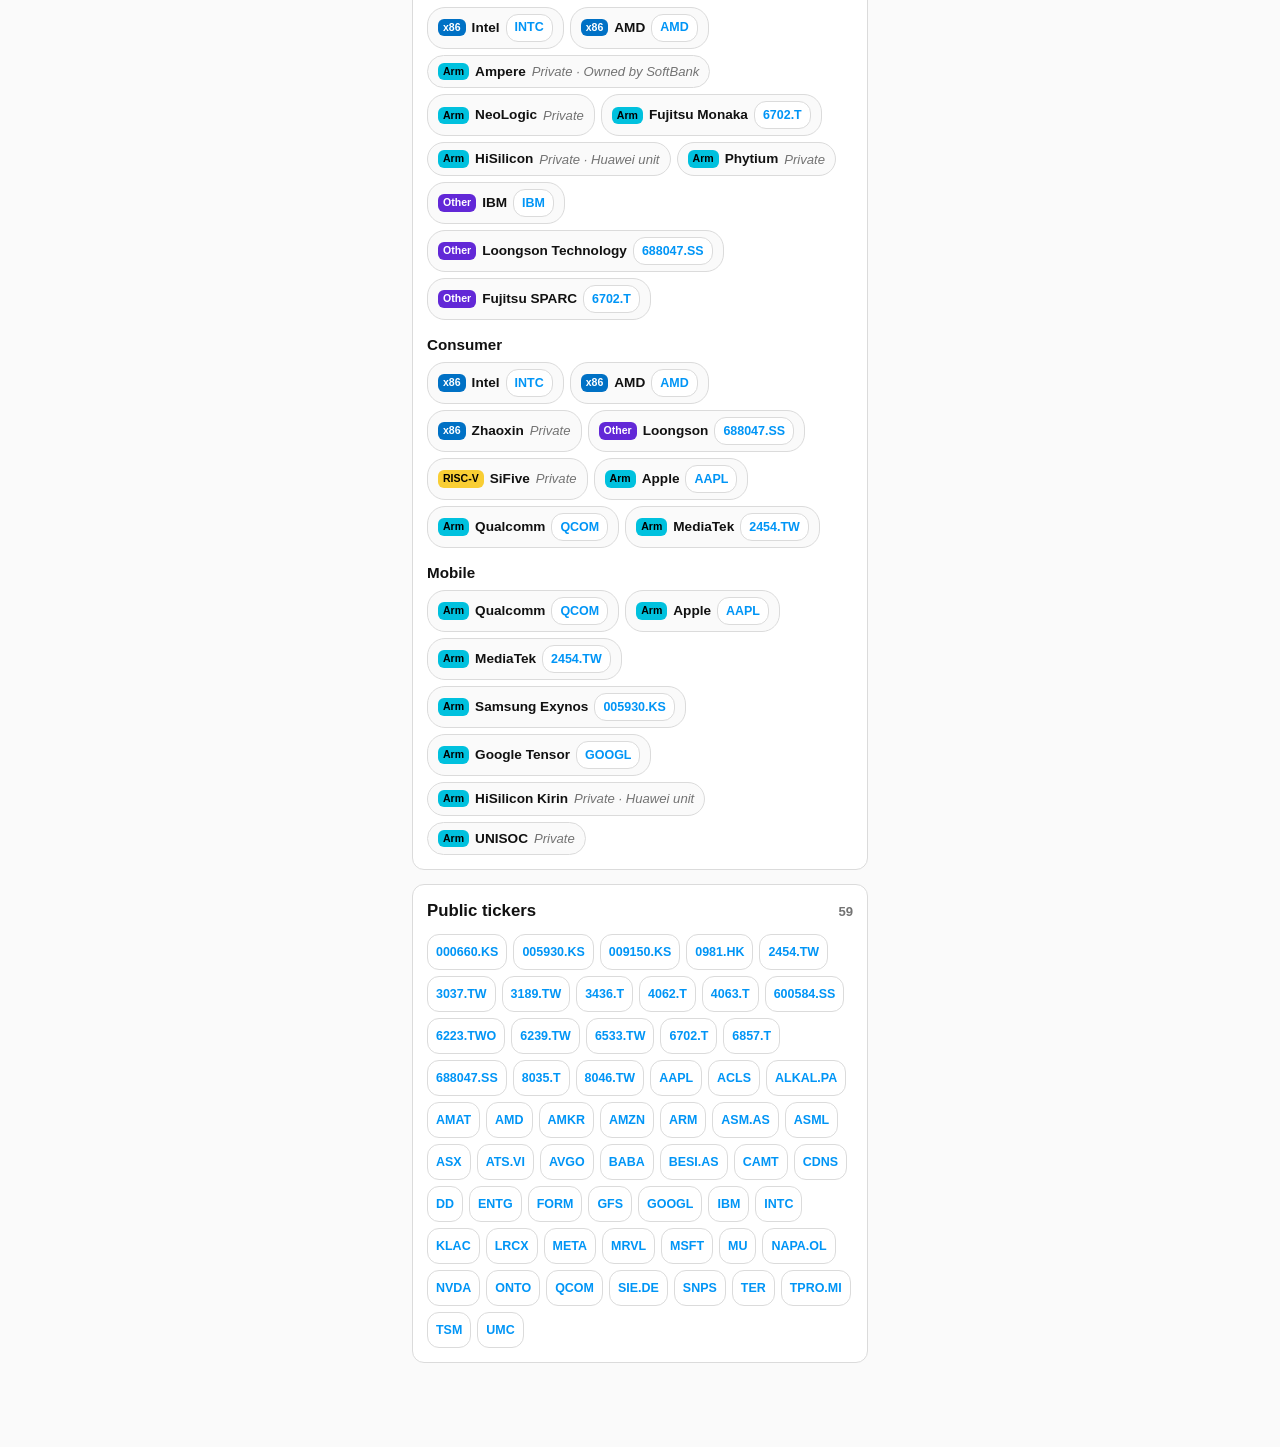
<file: futurum.html>
<!doctype html><html lang="en"><head><meta charset="utf-8"><meta http-equiv="Cache-Control" content="no-cache"><meta name="viewport" content="width=device-width,initial-scale=1,viewport-fit=cover">
<title>Futurum: CPU Supply Chain — Earnings Trades & Implied Moves</title><link rel="icon" href="data:,"><link rel="stylesheet" href="style.css?v=202611021155"></head><body>
<header class="top"><div class="wrap"><a href="index.html" class="logo" style="color:inherit;text-decoration:none">earnings·moves</a><span class="hr"><a href="etf2x.html" class="toptab">2x ETFs</a><span class="muted small">Futurum</span><button id="qbtn" class="qbtn" aria-label="Search"><svg viewBox="0 0 24 24"><circle cx="11" cy="11" r="7"/><path d="m20 20-4-4"/></svg></button></span></div><div class="wrap sbar"><svg viewBox="0 0 24 24"><circle cx="11" cy="11" r="7"/><path d="m20 20-4-4"/></svg><input id="q" type="search" placeholder="Search company, ticker, bucket…" autocomplete="off" enterkeyhint="search" aria-label="Search"><button id="qclear" type="button" aria-label="Clear search" hidden>×</button></div></header>
<main class="wrap"><h2 style="margin-top:10px">Futurum: CPU Supply Chain</h2><p class="disc small muted">Source: Futurum, CPU Supply Chain. Companies may appear in multiple buckets. Not exhaustive. Tickers link to TradingView; not investment advice.</p><p id="fcount" class="qcount"></p><div id="fl"></div><section class="card" id="fidx"></section></main>
<nav class="tabs"><a href="index.html"><svg viewBox="0 0 24 24"><path d="M3 10.5 12 3l9 7.5V21h-6v-6H9v6H3z"/></svg>Feed</a><a href="index.html#moves"><svg viewBox="0 0 24 24"><path d="M4 20V10h3v10zm6 0V4h3v16zm6 0v-7h3v7z"/></svg>Moves</a><a href="notes.html"><svg viewBox="0 0 24 24"><path d="M5 3h10l4 4v14H5zm2 6h10M7 13h10M7 17h6" fill="none" stroke="currentColor" stroke-width="2"/></svg>Notes</a><a href="futurum.html" class="on"><svg viewBox="0 0 24 24"><path d="M7 7h10v10H7zM9 2v3m6-3v3M9 19v3m6-3v3M2 9h3m-3 6h3m14-6h3m-3 6h3" fill="none" stroke="currentColor" stroke-width="2"/></svg>Futurum</a><a href="etf2x.html"><svg viewBox="0 0 24 24"><path d="M3 17l6-6 4 4 8-8M15 7h6v6" fill="none" stroke="currentColor" stroke-width="2"/></svg>2x ETFs</a><a href="index.html#calc"><svg viewBox="0 0 24 24"><path d="M6 2h12v20H6zM8 4v4h8V4z"/></svg>Calc</a><a href="index.html#info"><svg viewBox="0 0 24 24"><path d="M12 2a10 10 0 1 0 0 20 10 10 0 0 0 0-20zm1 15h-2v-6h2zm0-8h-2V7h2z"/></svg>Info</a></nav><button id="totop" class="totop" aria-label="Back to top" hidden>↑</button>
<script src="search.js?v=202611021145"></script><script src="futurum.js?v=202611021145"></script></body></html>
</file>
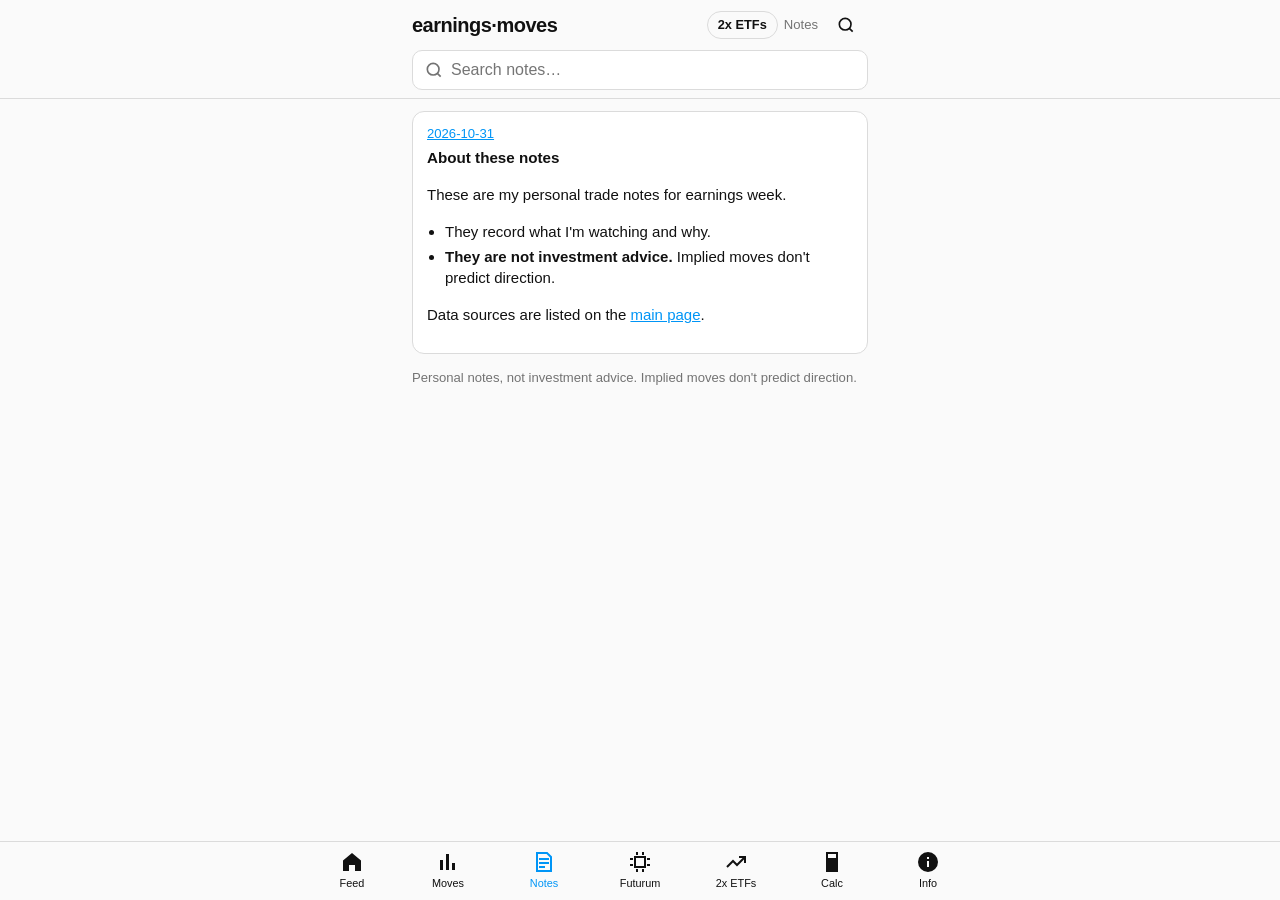
<file: notes.html>
<!doctype html><html lang="en"><head><meta charset="utf-8"><meta http-equiv="Cache-Control" content="no-cache"><meta name="viewport" content="width=device-width,initial-scale=1,viewport-fit=cover">
<title>Notes — Earnings Trades & Implied Moves</title><link rel="icon" href="data:,"><link rel="stylesheet" href="style.css?v=202611021155"></head><body>
<header class="top"><div class="wrap"><a href="index.html" class="logo" style="color:inherit;text-decoration:none">earnings·moves</a><span class="hr"><a href="etf2x.html" class="toptab">2x ETFs</a><span class="muted small">Notes</span><button id="qbtn" class="qbtn" aria-label="Search"><svg viewBox="0 0 24 24"><circle cx="11" cy="11" r="7"/><path d="m20 20-4-4"/></svg></button></span></div><div class="wrap sbar"><svg viewBox="0 0 24 24"><circle cx="11" cy="11" r="7"/><path d="m20 20-4-4"/></svg><input id="q" type="search" placeholder="Search notes…" autocomplete="off" enterkeyhint="search" aria-label="Search"><button id="qclear" type="button" aria-label="Clear search" hidden>×</button></div></header>
<main class="wrap" style="padding-top:12px"><div id="notesList"></div><p class="muted small">Personal notes, not investment advice. Implied moves don't predict direction.</p></main>
<nav class="tabs"><a href="index.html"><svg viewBox="0 0 24 24"><path d="M3 10.5 12 3l9 7.5V21h-6v-6H9v6H3z"/></svg>Feed</a><a href="index.html#moves"><svg viewBox="0 0 24 24"><path d="M4 20V10h3v10zm6 0V4h3v16zm6 0v-7h3v7z"/></svg>Moves</a><a href="notes.html" class="on"><svg viewBox="0 0 24 24"><path d="M5 3h10l4 4v14H5zm2 6h10M7 13h10M7 17h6" fill="none" stroke="currentColor" stroke-width="2"/></svg>Notes</a><a href="futurum.html"><svg viewBox="0 0 24 24"><path d="M7 7h10v10H7zM9 2v3m6-3v3M9 19v3m6-3v3M2 9h3m-3 6h3m14-6h3m-3 6h3" fill="none" stroke="currentColor" stroke-width="2"/></svg>Futurum</a><a href="etf2x.html"><svg viewBox="0 0 24 24"><path d="M3 17l6-6 4 4 8-8M15 7h6v6" fill="none" stroke="currentColor" stroke-width="2"/></svg>2x ETFs</a><a href="index.html#calc"><svg viewBox="0 0 24 24"><path d="M6 2h12v20H6zM8 4v4h8V4z"/></svg>Calc</a><a href="index.html#info"><svg viewBox="0 0 24 24"><path d="M12 2a10 10 0 1 0 0 20 10 10 0 0 0 0-20zm1 15h-2v-6h2zm0-8h-2V7h2z"/></svg>Info</a></nav><button id="totop" class="totop" aria-label="Back to top" hidden>↑</button>
<script src="search.js?v=202611021145"></script><script src="notes.js?v=202611021145"></script><script>renderNotes(document.getElementById("notesList"))</script></body></html>
</file>
<file: style.css>
:root{--bg:#fafafa;--fg:#111;--mut:#737373;--card:#fff;--bd:#dbdbdb;--acc:#0095f6;--warn:#fff4dc;--bad:#fde8e8;--good:#e3f6e8;--ring:linear-gradient(45deg,#f9ce34,#ee2a7b,#6228d7);--tabh:58px}
@media(prefers-color-scheme:dark){:root{--bg:#000;--fg:#f5f5f5;--mut:#a8a8a8;--card:#121212;--bd:#262626;--acc:#4cb5f9;--warn:#3a2f17;--bad:#3b1e1e;--good:#173222}}
*{box-sizing:border-box}html{scroll-padding-top:60px;-webkit-text-size-adjust:100%}
body{margin:0;font:15px/1.45 -apple-system,BlinkMacSystemFont,"Segoe UI",Roboto,Helvetica,Arial,sans-serif;background:var(--bg);color:var(--fg);padding-bottom:calc(var(--tabh) + env(safe-area-inset-bottom) + 12px);overflow-wrap:anywhere}
.wrap{max-width:480px;margin:0 auto;padding:0 12px}a{color:var(--acc)}.muted{color:var(--mut)}.small{font-size:.82rem}h2{font-size:1.05rem;margin:0 0 10px;display:flex;justify-content:space-between;align-items:baseline}h3{font-size:.95rem;margin:14px 0 6px}
.top{position:sticky;top:0;z-index:10;background:var(--bg);border-bottom:1px solid var(--bd);padding-top:env(safe-area-inset-top)}.top .wrap{display:flex;justify-content:space-between;align-items:center;height:50px}
.logo{font-size:1.25rem;font-weight:700;letter-spacing:-.5px}
.stories{display:flex;gap:12px;overflow-x:auto;padding:12px 2px 6px;scrollbar-width:none;-webkit-overflow-scrolling:touch}.stories::-webkit-scrollbar{display:none}
.story{flex:0 0 auto;width:68px;text-align:center;background:none;border:0;color:var(--fg);padding:0;cursor:pointer;font:inherit}
.ring{width:64px;height:64px;border-radius:50%;padding:3px;background:var(--ring);margin:0 auto}.ring.seen{background:var(--bd)}
.ring span{display:flex;width:100%;height:100%;border-radius:50%;background:var(--card);border:2px solid var(--bg);align-items:center;justify-content:center;font-weight:700;font-size:.78rem}
.story small{display:block;font-size:.7rem;color:var(--mut);margin-top:3px;}
.asof{margin:4px 2px}.disc{background:var(--card);border:1px solid var(--bd);border-radius:10px;padding:8px 12px;margin:6px 0 10px}
.chips{display:flex;gap:8px;overflow-x:auto;padding:4px 0 10px;scrollbar-width:none}.chips::-webkit-scrollbar{display:none}
.chip{flex:0 0 auto;min-height:36px;padding:0 14px;border-radius:18px;border:1px solid var(--bd);background:var(--card);color:var(--fg);font:inherit;font-size:.88rem;cursor:pointer}.chip.on{background:var(--fg);color:var(--bg);border-color:var(--fg)}
.post,.card,.note{background:var(--card);border:1px solid var(--bd);border-radius:12px;margin:0 0 14px;overflow:hidden}.card{padding:14px}
.ph{display:flex;align-items:center;gap:10px;padding:10px 12px}.av{flex:0 0 40px;height:40px;border-radius:50%;background:var(--ring);padding:2px}.av span{display:flex;width:100%;height:100%;border-radius:50%;background:var(--card);align-items:center;justify-content:center;font-size:.62rem;font-weight:700}
.ph .who{flex:1;min-width:0}.ph .who b{display:block;white-space:nowrap;overflow:hidden;text-overflow:ellipsis}.tm{font-size:.72rem;font-weight:700;border-radius:6px;padding:3px 7px;background:var(--bd)}.tm.BMO{background:#f9ce34;color:#000}.tm.AMC{background:#6228d7;color:#fff}
.hero{background:linear-gradient(135deg,rgba(238,42,123,.14),rgba(98,40,215,.14));padding:22px 16px;text-align:center}
.hero .big{font-size:2.8rem;font-weight:800;letter-spacing:-1px;line-height:1}.hero .rng{margin-top:6px;font-weight:600}.hero .sub{font-size:.8rem;color:var(--mut)}
.vs{margin:14px auto 0;max-width:320px;text-align:left;font-size:.75rem}.vs .row{display:grid;grid-template-columns:52px 1fr 48px;gap:6px;align-items:center;margin:4px 0}.vs i{display:block;height:8px;border-radius:4px;background:var(--ring)}.vs i.h{background:var(--mut)}
.cap{padding:10px 12px 4px;font-size:.92rem}.cap b{margin-right:4px}.cap .eps{color:var(--mut);font-size:.84rem;margin-top:4px}.flag{margin:6px 12px 0;font-size:.8rem;background:var(--warn);border-radius:8px;padding:6px 8px}
.act{display:flex;gap:4px;padding:4px 6px 8px}.act button{min-width:44px;min-height:44px;border:0;background:none;color:var(--fg);cursor:pointer;display:flex;align-items:center;gap:6px;font:inherit;font-size:.85rem;padding:0 8px;border-radius:8px}.act svg{width:22px;height:22px;fill:none;stroke:currentColor;stroke-width:2}
.mv{display:grid;grid-template-columns:56px 1fr auto;gap:8px;align-items:center;padding:8px 0;border-top:1px solid var(--bd);font-size:.85rem;min-height:44px}.mv b{font-size:.9rem}.mv .bar{height:10px;border-radius:5px;background:var(--ring)}.mv .r{text-align:right;}
.pill{font-size:.7rem;border-radius:6px;padding:1px 6px}.rich{background:var(--warn)}.cheap{background:var(--good)}
.fld{display:block;font-size:.85rem;color:var(--mut);margin-bottom:10px}input,select{display:block;width:100%;margin-top:4px;min-height:48px;font-size:18px;padding:8px 12px;border-radius:10px;border:1px solid var(--bd);background:var(--bg);color:var(--fg)}
.metrics{display:grid;grid-template-columns:1fr 1fr;gap:8px;margin:10px 0}.m{background:var(--bg);border-radius:10px;padding:10px;font-size:.8rem}.m b{display:block;font-size:1.25rem}.m.neg b{color:#ed4956}.m span{color:var(--mut);font-size:.72rem;display:block}
.callout{border-radius:10px;padding:10px 12px;margin:10px 0;font-size:.88rem;background:var(--bg)}.warn{background:var(--warn)}.bad{background:var(--bad)}
.kv{margin:8px 0;font-size:.9rem}.kv ul{margin:4px 0;padding-left:18px}
.sc{border-top:1px solid var(--bd);padding:8px 0;font-size:.84rem}.sc .h{display:flex;justify-content:space-between;font-weight:700}.up{color:#2fa84f}.dn{color:#ed4956}
dl{margin:0;font-size:.88rem}dt{font-weight:700;margin-top:6px}dd{margin:0}ul{padding-left:18px}li{margin:3px 0}
.note{padding:12px 14px}.note h3{margin:4px 0}.tag{display:inline-block;background:var(--acc);color:#fff;border-radius:999px;padding:0 8px;font-size:.72rem;margin-left:6px}
.tabs{position:fixed;left:0;right:0;bottom:0;z-index:20;display:flex;justify-content:center;background:var(--bg);border-top:1px solid var(--bd);padding-bottom:env(safe-area-inset-bottom)}
.tabs a{flex:1;max-width:96px;min-height:var(--tabh);display:flex;flex-direction:column;align-items:center;justify-content:center;gap:2px;font-size:.68rem;color:var(--fg);text-decoration:none}.tabs svg{width:24px;height:24px;fill:currentColor}.tabs a.on{color:var(--acc)}
.toast{position:fixed;left:50%;bottom:calc(var(--tabh) + env(safe-area-inset-bottom) + 12px);transform:translateX(-50%);background:var(--fg);color:var(--bg);padding:8px 14px;border-radius:18px;font-size:.85rem;opacity:0;transition:opacity .2s;pointer-events:none}.toast.show{opacity:1}
.post.hl{outline:2px solid var(--acc)}

.top .hr{display:flex;align-items:center;gap:6px}.qbtn{min-width:44px;min-height:44px;border:0;background:none;color:var(--fg);cursor:pointer;display:flex;align-items:center;justify-content:center}.qbtn svg,.sbar svg{width:20px;height:20px;fill:none;stroke:currentColor;stroke-width:2}
.sbar{position:relative;display:flex;align-items:center;padding-bottom:8px}.sbar svg{position:absolute;left:24px;color:var(--mut);pointer-events:none}
.sbar input{margin:0;min-height:40px;font-size:16px;padding:8px 40px 8px 38px;border-radius:10px;background:var(--card);border:1px solid var(--bd);-webkit-appearance:none;appearance:none}.sbar input::-webkit-search-cancel-button{display:none}
#qclear{position:absolute;right:14px;width:44px;height:40px;border:0;background:none;color:var(--mut);font-size:1.4rem;cursor:pointer}#qclear[hidden]{display:none}
html{scroll-padding-top:110px}.qcount{margin:8px 2px 0}.none{text-align:center}[hidden]{display:none!important}
.top .sbar{height:auto;display:flex}
.totop{position:fixed;right:calc(16px + env(safe-area-inset-right));bottom:calc(var(--tabh) + env(safe-area-inset-bottom) + 16px);z-index:21;width:48px;height:48px;border-radius:50%;border:1px solid var(--bd);background:var(--card);color:var(--fg);font-size:1.4rem;box-shadow:0 4px 14px rgba(0,0,0,.25);cursor:pointer}
.fchips{display:flex;flex-wrap:wrap;gap:6px}.fchip{display:inline-flex;align-items:center;gap:6px;border:1px solid var(--bd);border-radius:18px;padding:6px 10px;font-size:.85rem;background:var(--bg)}
.ftk{font-weight:700;font-size:.78rem;text-decoration:none;min-height:28px;display:inline-flex;align-items:center;padding:0 8px;border-radius:12px;background:var(--card);border:1px solid var(--bd)}#fidx .ftk{min-height:36px}
.isa{font-style:normal;font-size:.66rem;font-weight:700;border-radius:6px;padding:1px 5px;background:var(--bd)}.i-x86{background:#0071c5;color:#fff}.i-Arm{background:#00c1de;color:#000}.i-RISCV{background:#f9ce34;color:#000}.i-Other,.i-Proprietary{background:#6228d7;color:#fff}

.tvl{color:inherit;text-decoration:underline dotted;text-underline-offset:3px;text-decoration-thickness:1px}.tvl:hover{color:var(--acc);text-decoration-style:solid}

.ring .tvl,.av .tvl{display:flex;width:100%;height:100%;border-radius:50%;background:var(--card);border:2px solid var(--bg);align-items:center;justify-content:center;font-weight:700;font-size:.78rem;text-decoration:none}.av .tvl{font-size:.62rem;border:0}.ring .tvl:hover,.av .tvl:hover{color:var(--acc)}.story{cursor:default}.sj{display:block;margin:3px auto 0;background:none;border:0;padding:0;font:inherit;font-size:.7rem;color:var(--mut);white-space:nowrap;cursor:pointer}.sj:hover{color:var(--acc)}

.toptab{font-size:.8rem;font-weight:600;text-decoration:none;color:var(--fg);border:1px solid var(--bd);border-radius:14px;padding:4px 10px;}.toptab.on{background:var(--acc);border-color:var(--acc);color:var(--bg)}
.etab{overflow-x:auto}.etab table{width:100%;border-collapse:collapse;font-size:.85rem}.etab th,.etab td{text-align:left;padding:6px 6px;border-top:1px solid var(--bd);vertical-align:top;}.etab th{font-size:.72rem;color:var(--mut,#888);font-weight:600}.lg{color:#1a9e55}.sh{color:#d0453b}.thin{font-size:.65rem;background:#f5c04a33;color:#b07d00;border-radius:8px;padding:1px 6px}
@media(max-width:420px){.etab td:nth-child(4),.etab th:nth-child(4){display:none}}
.etf2x .wrap{max-width:640px}.etab table{table-layout:auto}.etab th,.etab td{padding:5px 4px}.etab td:nth-child(2){white-space:normal;word-break:normal;overflow-wrap:normal;min-width:5.5em}.etab td:not(:nth-child(2)){white-space:nowrap}.etab .ftk{padding:0 6px}
.etf2x .card h2 .ftk{white-space:nowrap;flex:0 0 auto}
@media(max-width:420px){.etab table{font-size:.74rem}.etab td:nth-child(3){white-space:normal}.etab th,.etab td{padding:5px 3px}.etab td:nth-child(2){min-width:0}}
</file>
